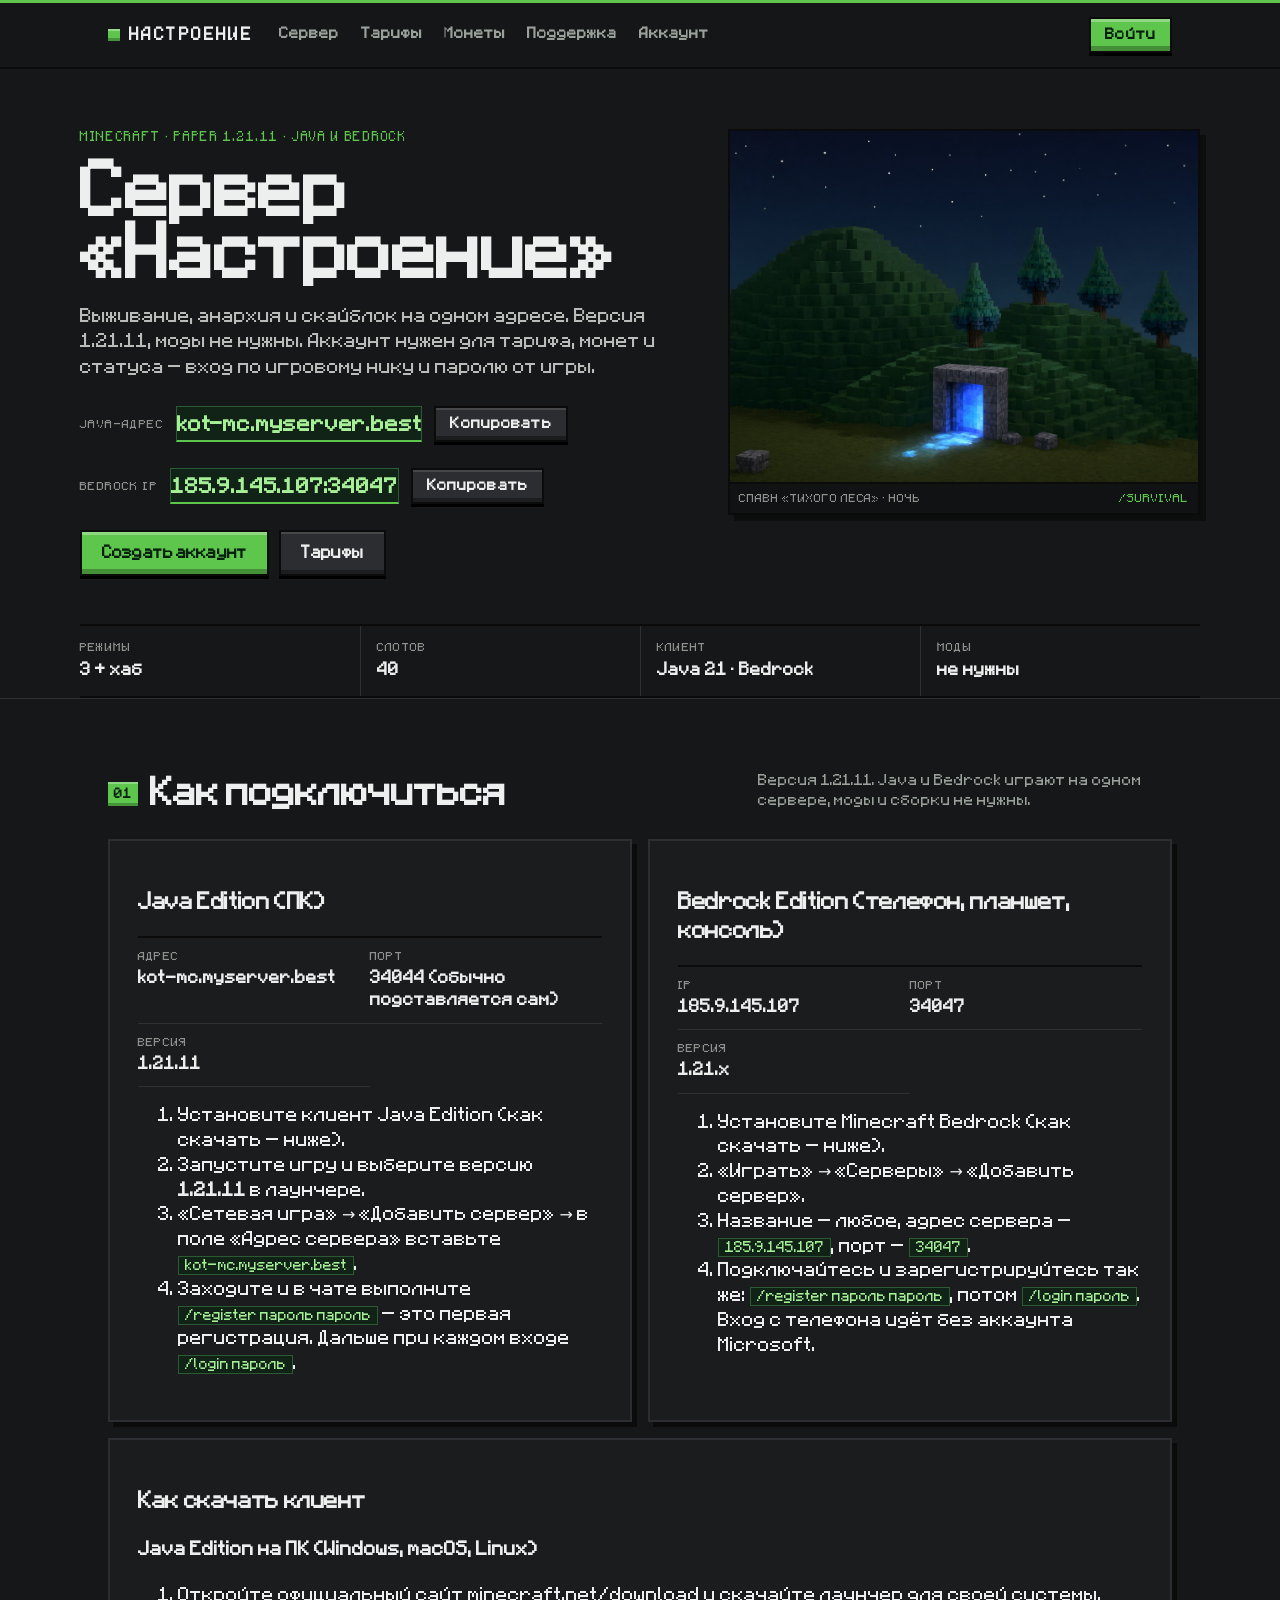
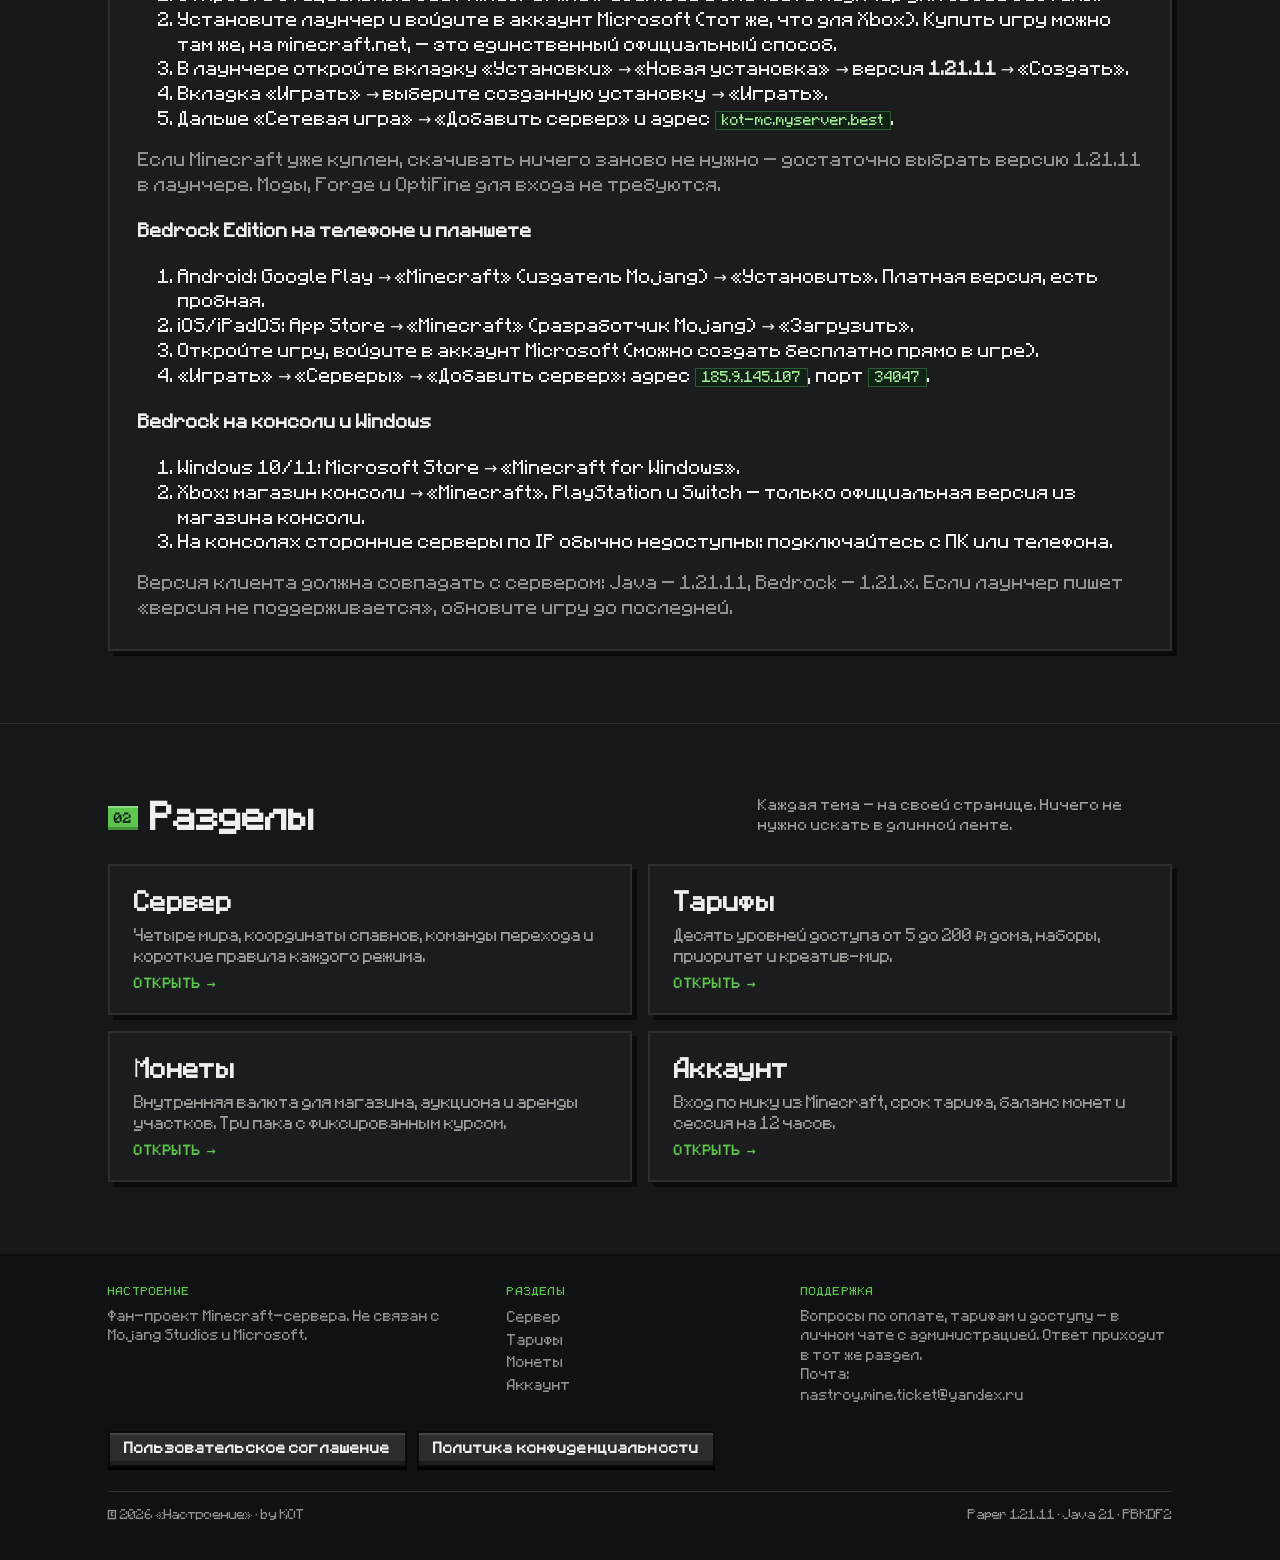
<file: docs/index.html>
<!doctype html>
<html lang="ru">
<head>
<meta charset="utf-8">
<meta name="viewport" content="width=device-width, initial-scale=1">
<meta name="color-scheme" content="dark">
<meta name="theme-color" content="#161718">
<title>Настроение — Minecraft-сервер</title>
<meta name="description" content="Сервер «Настроение» на Paper 1.21.11: выживание, анархия и скайблок. Тарифы от 5 до 200 ₽, монеты и аккаунт по нику из Minecraft.">
<link rel="icon" type="image/png" href="assets/icon.png">
<link rel="apple-touch-icon" href="assets/icon-256.png">
<link rel="stylesheet" href="assets/site.css">
</head>
<body data-page="home">

<header class="site-head">
  <div class="wrap head-in">
    <a class="brand" href="index.html"><i aria-hidden="true"></i>Настроение</a>
    <nav class="nav" aria-label="Разделы">
      <a href="server.html">Сервер</a>
      <a href="plans.html">Тарифы</a>
      <a href="coins.html">Монеты</a>
      <a href="support.html">Поддержка</a>
      <a href="account.html">Аккаунт</a>
    </nav>
    <div class="head-act" id="headerSlot">
      <a class="btn btn-sm" href="account.html">Войти</a>
    </div>
  </div>
</header>

<main id="top">
  <div class="wrap hero">
    <div class="hero-grid">
      <div class="hero-copy">
        <p class="kicker">Minecraft · Paper 1.21.11 · Java и Bedrock</p>
        <h1>Сервер «Настроение»</h1>
        <p class="lead">Выживание, анархия и скайблок на одном адресе. Версия 1.21.11, моды не нужны. Аккаунт нужен для тарифа, монет и статуса — вход по игровому нику и паролю от игры.</p>
        <div class="addr">
          <span class="addr-label">Java-адрес</span>
          <code>kot-mc.myserver.best</code>
          <button class="btn btn-ghost btn-sm" type="button" data-copy="kot-mc.myserver.best">Копировать</button>
        </div>
        <div class="addr">
          <span class="addr-label">Bedrock IP</span>
          <code>185.9.145.107:34047</code>
          <button class="btn btn-ghost btn-sm" type="button" data-copy="185.9.145.107:34047">Копировать</button>
        </div>
        <div class="hero-actions">
          <a class="btn" href="account.html" id="heroPrimary">Создать аккаунт</a>
          <a class="btn btn-ghost" href="plans.html">Тарифы</a>
        </div>
      </div>

      <figure class="shot">
        <img src="assets/hero.jpg" alt="Ночной блочный пейзаж: каменный портал со светящимся синим проёмом среди холмов и елей" width="2496" height="1664">
        <figcaption><span>Спавн «Тихого леса» · ночь</span><span>/survival</span></figcaption>
      </figure>
    </div>

    <div class="facts">
      <div><span class="k">Режимы</span><b>3 + хаб</b></div>
      <div><span class="k">Слотов</span><b>40</b></div>
      <div><span class="k">Клиент</span><b>Java 21 · Bedrock</b></div>
      <div><span class="k">Моды</span><b>не нужны</b></div>
    </div>
  </div>

  <section id="connect">
    <div class="wrap">
      <div class="sec-head">
        <div class="sec-title"><span class="sec-num">01</span><h2>Как подключиться</h2></div>
        <p class="sec-note">Версия 1.21.11. Java и Bedrock играют на одном сервере, моды и сборки не нужны.</p>
      </div>

      <div class="home-grid">
        <div class="panel">
          <h3>Java Edition (ПК)</h3>
          <dl class="dl">
            <div><dt>Адрес</dt><dd>kot-mc.myserver.best</dd></div>
            <div><dt>Порт</dt><dd>34044 (обычно подставляется сам)</dd></div>
            <div><dt>Версия</dt><dd>1.21.11</dd></div>
          </dl>
          <ol>
            <li>Установите клиент Java Edition (как скачать — ниже).</li>
            <li>Запустите игру и выберите версию <b>1.21.11</b> в лаунчере.</li>
            <li>«Сетевая игра» → «Добавить сервер» → в поле «Адрес сервера» вставьте <code>kot-mc.myserver.best</code>.</li>
            <li>Заходите и в чате выполните <code>/register пароль пароль</code> — это первая регистрация. Дальше при каждом входе <code>/login пароль</code>.</li>
          </ol>
        </div>

        <div class="panel">
          <h3>Bedrock Edition (телефон, планшет, консоль)</h3>
          <dl class="dl">
            <div><dt>IP</dt><dd>185.9.145.107</dd></div>
            <div><dt>Порт</dt><dd>34047</dd></div>
            <div><dt>Версия</dt><dd>1.21.x</dd></div>
          </dl>
          <ol>
            <li>Установите Minecraft Bedrock (как скачать — ниже).</li>
            <li>«Играть» → «Серверы» → «Добавить сервер».</li>
            <li>Название — любое, адрес сервера — <code>185.9.145.107</code>, порт — <code>34047</code>.</li>
            <li>Подключайтесь и зарегистрируйтесь так же: <code>/register пароль пароль</code>, потом <code>/login пароль</code>. Вход с телефона идёт без аккаунта Microsoft.</li>
          </ol>
        </div>
      </div>

      <div class="panel" style="margin-top:16px">
        <h3>Как скачать клиент</h3>

        <h4>Java Edition на ПК (Windows, macOS, Linux)</h4>
        <ol>
          <li>Откройте официальный сайт <a href="https://www.minecraft.net/ru-ru/download" rel="noopener" target="_blank">minecraft.net/download</a> и скачайте лаунчер для своей системы.</li>
          <li>Установите лаунчер и войдите в аккаунт Microsoft (тот же, что для Xbox). Купить игру можно там же, на minecraft.net, — это единственный официальный способ.</li>
          <li>В лаунчере откройте вкладку «Установки» → «Новая установка» → версия <b>1.21.11</b> → «Создать».</li>
          <li>Вкладка «Играть» → выберите созданную установку → «Играть».</li>
          <li>Дальше «Сетевая игра» → «Добавить сервер» и адрес <code>kot-mc.myserver.best</code>.</li>
        </ol>
        <p class="hint muted">Если Minecraft уже куплен, скачивать ничего заново не нужно — достаточно выбрать версию 1.21.11 в лаунчере. Моды, Forge и OptiFine для входа не требуются.</p>

        <h4>Bedrock Edition на телефоне и планшете</h4>
        <ol>
          <li>Android: Google Play → «Minecraft» (издатель Mojang) → «Установить». Платная версия, есть пробная.</li>
          <li>iOS/iPadOS: App Store → «Minecraft» (разработчик Mojang) → «Загрузить».</li>
          <li>Откройте игру, войдите в аккаунт Microsoft (можно создать бесплатно прямо в игре).</li>
          <li>«Играть» → «Серверы» → «Добавить сервер»: адрес <code>185.9.145.107</code>, порт <code>34047</code>.</li>
        </ol>

        <h4>Bedrock на консоли и Windows</h4>
        <ol>
          <li>Windows 10/11: Microsoft Store → «Minecraft for Windows».</li>
          <li>Xbox: магазин консоли → «Minecraft». PlayStation и Switch — только официальная версия из магазина консоли.</li>
          <li>На консолях сторонние серверы по IP обычно недоступны: подключайтесь с ПК или телефона.</li>
        </ol>

        <p class="hint muted">Версия клиента должна совпадать с сервером: Java — 1.21.11, Bedrock — 1.21.x. Если лаунчер пишет «версия не поддерживается», обновите игру до последней.</p>
      </div>
    </div>
  </section>

  <section id="sections">
    <div class="wrap">
      <div class="sec-head">
        <div class="sec-title"><span class="sec-num">02</span><h2>Разделы</h2></div>
        <p class="sec-note">Каждая тема — на своей странице. Ничего не нужно искать в длинной ленте.</p>
      </div>

      <div class="home-grid">
        <a class="home-card" href="server.html">
          <h2>Сервер</h2>
          <p>Четыре мира, координаты спавнов, команды перехода и короткие правила каждого режима.</p>
          <span class="go">Открыть →</span>
        </a>
        <a class="home-card" href="plans.html">
          <h2>Тарифы</h2>
          <p>Десять уровней доступа от 5 до 200 ₽: дома, наборы, приоритет и креатив-мир.</p>
          <span class="go">Открыть →</span>
        </a>
        <a class="home-card" href="coins.html">
          <h2>Монеты</h2>
          <p>Внутренняя валюта для магазина, аукциона и аренды участков. Три пака с фиксированным курсом.</p>
          <span class="go">Открыть →</span>
        </a>
        <a class="home-card" href="account.html">
          <h2>Аккаунт</h2>
          <p>Вход по нику из Minecraft, срок тарифа, баланс монет и сессия на 12 часов.</p>
          <span class="go">Открыть →</span>
        </a>
      </div>
    </div>
  </section>
</main>

<footer class="footer">
  <div class="wrap">
    <div class="foot-grid">
      <div>
        <h4>Настроение</h4>
        <p>Фан-проект Minecraft-сервера. Не связан с Mojang Studios и Microsoft.</p>
      </div>
      <div>
        <h4>Разделы</h4>
        <a href="server.html">Сервер</a>
        <a href="plans.html">Тарифы</a>
        <a href="coins.html">Монеты</a>
        <a href="account.html">Аккаунт</a>
      </div>
      <div>
        <h4>Поддержка</h4>
        <p>Вопросы по оплате, тарифам и доступу — в личном чате с администрацией. Ответ приходит в тот же раздел.</p>
        <p>Почта: <a href="mailto:nastroy.mine.ticket@yandex.ru">nastroy.mine.ticket@yandex.ru</a></p>
      </div>
    </div>
    <div class="foot-docs">
      <a class="btn btn-ghost btn-sm" href="terms.html">Пользовательское соглашение</a>
      <a class="btn btn-ghost btn-sm" href="privacy.html">Политика конфиденциальности</a>
    </div>
    <div class="foot-bottom">
      <span>© 2026 «Настроение» · by KOT</span>
      <span>Paper 1.21.11 · Java 21 · PBKDF2</span>
    </div>
  </div>
</footer>

<script src="assets/avatar.js"></script>
<script src="assets/site.js"></script>
</body>
</html>
</file>
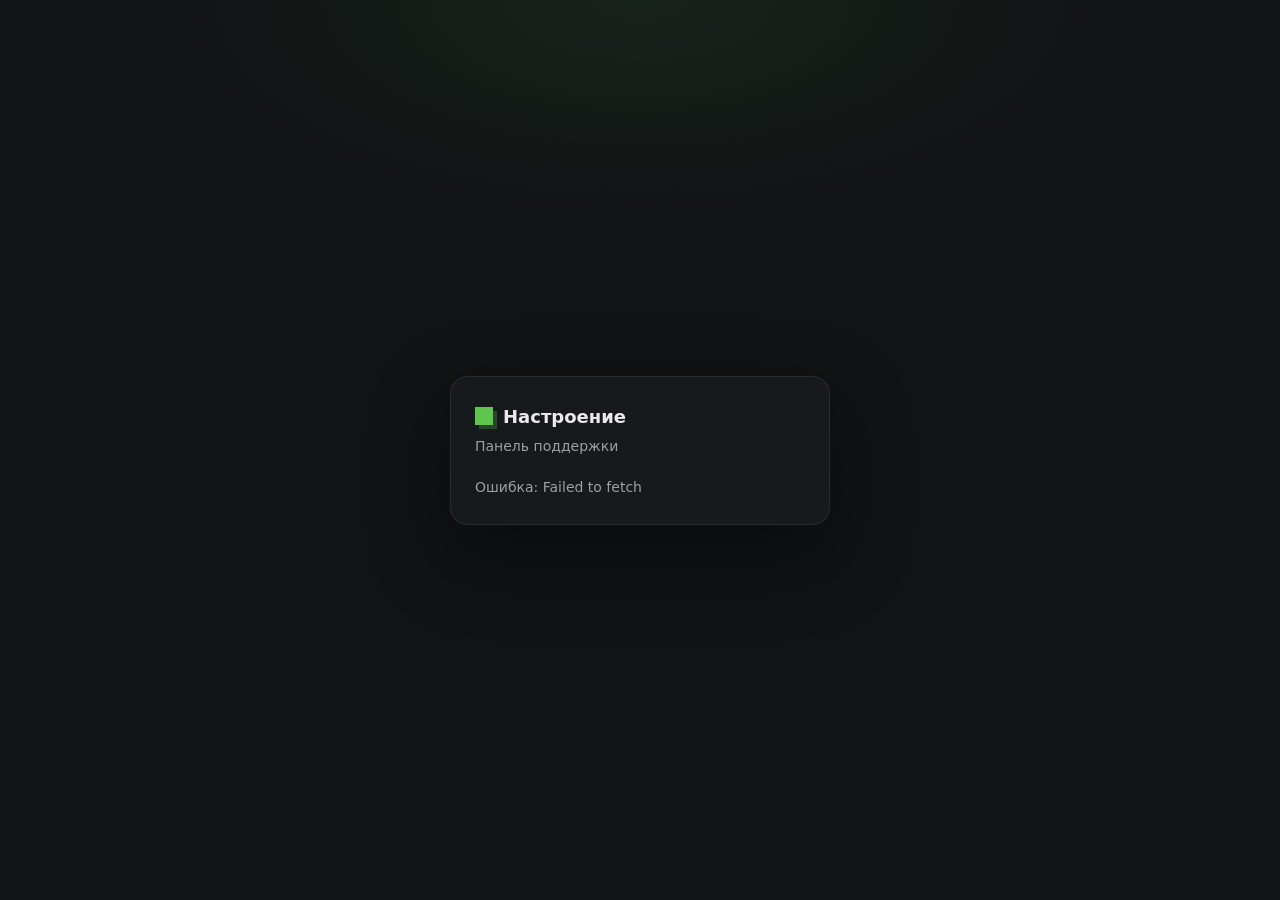
<file: docs/admin/index.html>
<!doctype html>
<html lang="ru">
<head>
<meta charset="utf-8">
<meta name="viewport" content="width=device-width, initial-scale=1">
<meta name="color-scheme" content="dark">
<meta name="theme-color" content="#111315">
<title>Поддержка · панель — Настроение</title>
<meta name="description" content="Панель поддержки сервера «Настроение»: заявки, статистика и модераторы.">
<link rel="icon" href="data:image/svg+xml,%3Csvg xmlns='http://www.w3.org/2000/svg' viewBox='0 0 16 16'%3E%3Crect width='16' height='16' fill='%23111315'/%3E%3Crect x='3' y='3' width='10' height='10' fill='%235ec64d'/%3E%3C/svg%3E">
<link rel="stylesheet" href="admin.css">
</head>
<body>

<div class="auth-wrap" id="bootView">
  <div class="auth-card">
    <div class="auth-logo"><i aria-hidden="true"></i>Настроение</div>
    <p class="auth-sub">Панель поддержки</p>
    <p class="auth-note" id="bootMsg">Проверяю подключение…</p>
  </div>
</div>

<div class="auth-wrap" id="setupView" hidden>
  <form class="auth-card" id="setupForm" novalidate>
    <div class="auth-logo"><i aria-hidden="true"></i>Настроение</div>
    <p class="auth-sub">Первый запуск: создать владельца</p>
    <label class="field">
      <span>Имя, которое увидят игроки</span>
      <input id="setupName" type="text" maxlength="40" placeholder="Михаил" required>
    </label>
    <label class="field">
      <span>Логин для входа</span>
      <input id="setupLogin" type="text" maxlength="24" autocapitalize="off" spellcheck="false" placeholder="mihail" required>
    </label>
    <label class="field">
      <span>Пароль (от 8 символов)</span>
      <input id="setupPass" type="password" maxlength="64" autocomplete="new-password" required>
    </label>
    <p class="form-msg" id="setupMsg" role="status" aria-live="polite" hidden></p>
    <button class="btn" type="submit">Создать и войти</button>
  </form>
</div>

<div class="auth-wrap" id="loginView" hidden>
  <form class="auth-card" id="loginForm" novalidate>
    <div class="auth-logo"><i aria-hidden="true"></i>Настроение</div>
    <p class="auth-sub">Панель поддержки</p>
    <label class="field">
      <span>Логин</span>
      <input id="loginLogin" type="text" maxlength="24" autocapitalize="off" spellcheck="false" autocomplete="username" required>
    </label>
    <label class="field">
      <span>Пароль</span>
      <input id="loginPass" type="password" maxlength="64" autocomplete="current-password" required>
    </label>
    <p class="form-msg" id="loginMsg" role="status" aria-live="polite" hidden></p>
    <button class="btn" type="submit">Войти</button>
  </form>
</div>

<div class="app" id="appView" hidden>
  <aside class="side">
    <div class="side-brand"><i aria-hidden="true"></i><span>Настроение<small>поддержка</small></span></div>
    <nav class="side-nav" id="sideNav">
      <button type="button" data-tab="tickets" class="active">Заявки <b id="navCount" hidden>0</b></button>
      <button type="button" data-tab="stats">Статистика</button>
      <button type="button" data-tab="staff">Модераторы</button>
    </nav>
    <div class="side-user">
      <div class="side-ava" id="meAva">?</div>
      <div class="side-me">
        <b id="meName">—</b>
        <span id="meRole">—</span>
      </div>
      <button class="icon-btn" type="button" id="logoutBtn" title="Выйти">⎋</button>
    </div>
  </aside>

  <main class="main">
    <section class="tab active" id="tab-tickets">
      <div class="tab-head">
        <div>
          <h1>Заявки</h1>
          <p>Чат поддержки: у каждого аккаунта своя переписка.</p>
        </div>
        <div class="filters" id="filters">
          <button type="button" data-status="" class="active">Все</button>
          <button type="button" data-status="open">Открытые</button>
          <button type="button" data-status="claimed">В работе</button>
          <button type="button" data-status="closed">Закрытые</button>
        </div>
      </div>

      <div class="tickets-grid">
        <div class="tickets-list" id="ticketsList"></div>
        <div class="ticket-pane" id="ticketPane">
          <div class="pane-empty">Выбери заявку слева</div>
        </div>
      </div>
    </section>

    <section class="tab" id="tab-stats">
      <div class="tab-head">
        <div>
          <h1>Статистика</h1>
          <p>Нагрузка на поддержку и работа модераторов.</p>
        </div>
        <button class="btn btn-sm" type="button" id="statsRefresh">Обновить</button>
      </div>
      <div class="cards" id="statCards"></div>
      <div class="panel-box">
        <h2>Команда</h2>
        <div class="table-wrap">
          <table class="table" id="statTeam"></table>
        </div>
      </div>
    </section>

    <section class="tab" id="tab-staff">
      <div class="tab-head">
        <div>
          <h1>Модераторы</h1>
          <p>Аккаунты поддержки: имя видно игрокам в чате.</p>
        </div>
      </div>

      <div class="staff-layout">
        <form class="panel-box" id="staffForm" novalidate>
          <h2>Новый сотрудник</h2>
          <label class="field">
            <span>Имя в чате</span>
            <input id="staffName" type="text" maxlength="40" placeholder="Михаил" required>
          </label>
          <label class="field">
            <span>Логин</span>
            <input id="staffLogin" type="text" maxlength="24" autocapitalize="off" spellcheck="false" placeholder="mihail" required>
          </label>
          <label class="field">
            <span>Пароль (от 8 символов)</span>
            <input id="staffPass" type="password" maxlength="64" autocomplete="new-password" required>
          </label>
          <label class="field">
            <span>Роль</span>
            <select id="staffRole">
              <option value="moderator">Модератор</option>
              <option value="admin">Админ</option>
            </select>
          </label>
          <p class="form-msg" id="staffMsg" role="status" aria-live="polite" hidden></p>
          <button class="btn" type="submit">Создать аккаунт</button>
        </form>

        <div class="panel-box">
          <h2>Сотрудники</h2>
          <div class="table-wrap">
            <table class="table" id="staffList"></table>
          </div>
        </div>
      </div>
    </section>
  </main>
</div>

<div class="toast" id="toast" hidden></div>

<script src="admin.js"></script>
</body>
</html>
</file>
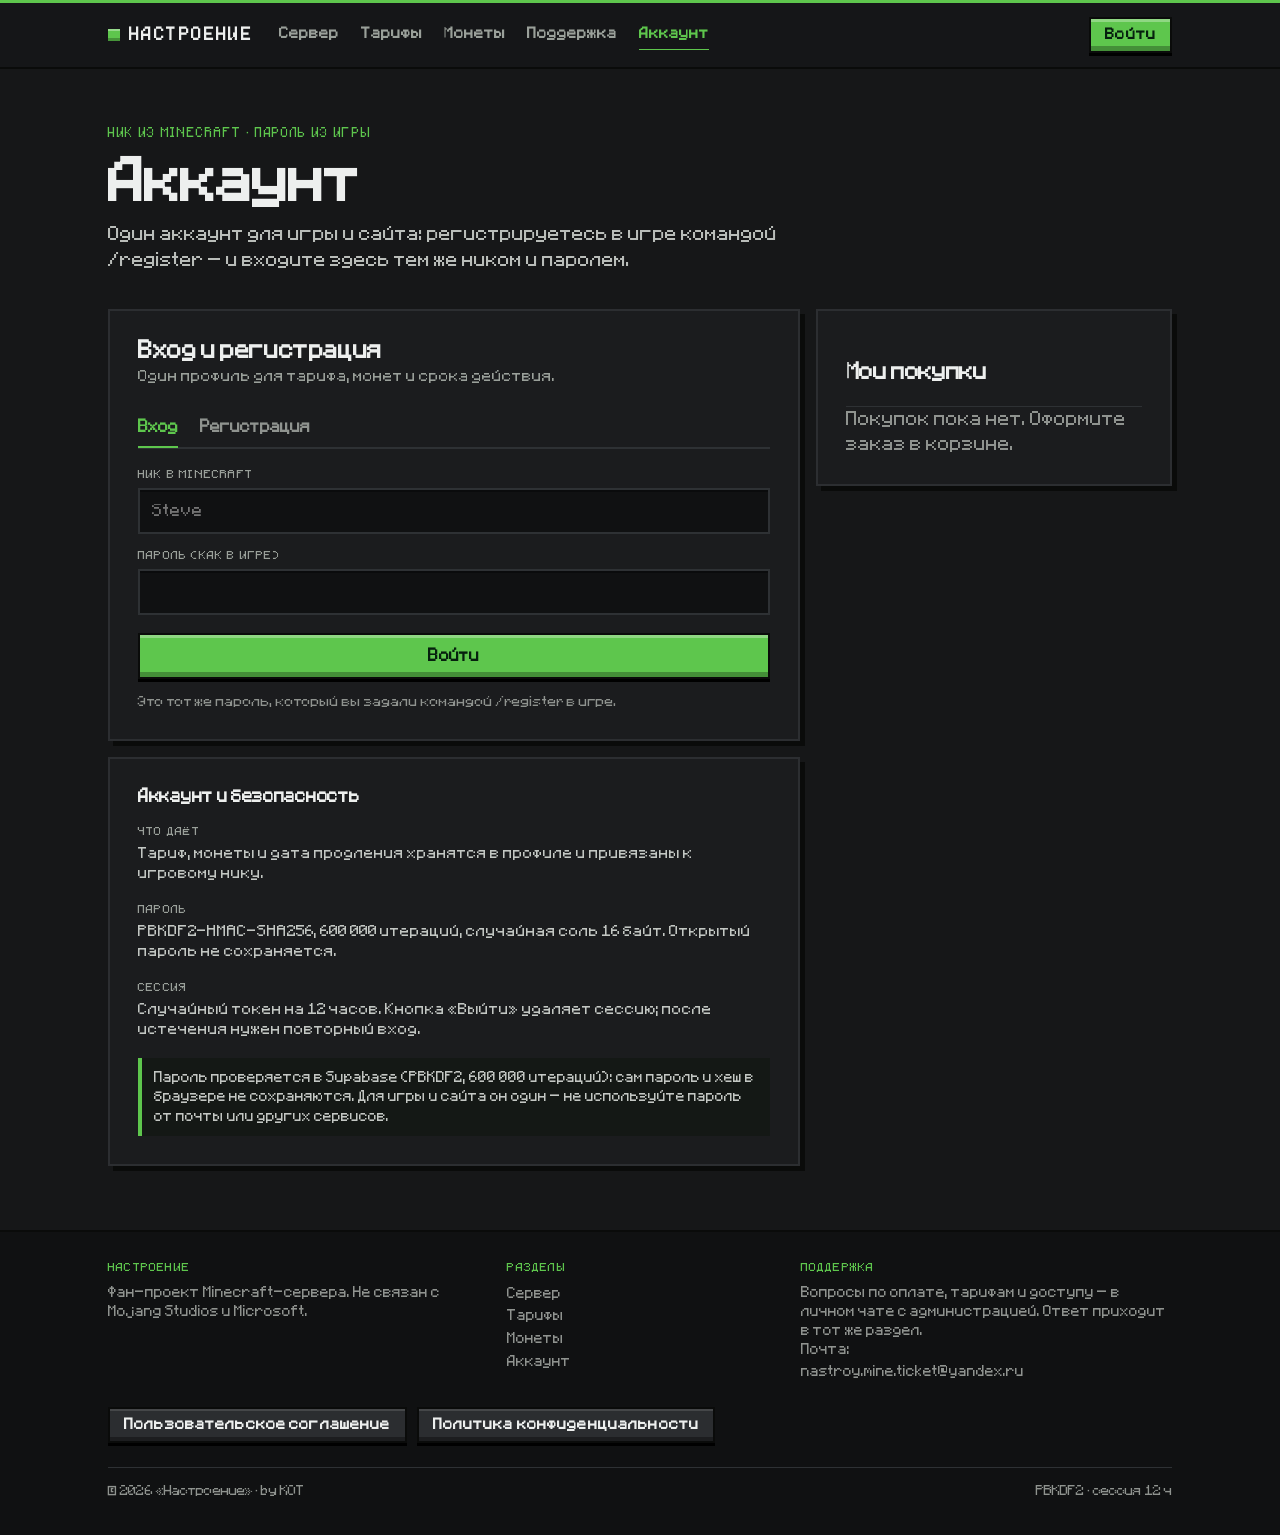
<file: docs/account.html>
<!doctype html>
<html lang="ru">
<head>
<meta charset="utf-8">
<meta name="viewport" content="width=device-width, initial-scale=1">
<meta name="color-scheme" content="dark">
<meta name="theme-color" content="#161718">
<title>Аккаунт — Настроение</title>
<meta name="description" content="Вход и регистрация на сервере «Настроение»: ник из Minecraft, отдельный пароль сайта, тариф и баланс монет в профиле.">
<link rel="icon" type="image/png" href="assets/icon.png">
<link rel="apple-touch-icon" href="assets/icon-256.png">
<link rel="stylesheet" href="assets/site.css">
</head>
<body data-page="account">

<header class="site-head">
  <div class="wrap head-in">
    <a class="brand" href="index.html"><i aria-hidden="true"></i>Настроение</a>
    <nav class="nav" aria-label="Разделы">
      <a href="server.html">Сервер</a>
      <a href="plans.html">Тарифы</a>
      <a href="coins.html">Монеты</a>
      <a href="support.html">Поддержка</a>
      <a href="account.html" aria-current="page">Аккаунт</a>
    </nav>
    <div class="head-act" id="headerSlot">
      <a class="btn btn-sm" href="account.html">Войти</a>
    </div>
  </div>
</header>

<main id="top">
  <div class="wrap page-head">
    <p class="kicker">Ник из Minecraft · пароль из игры</p>
    <h1>Аккаунт</h1>
    <p class="lead">Один аккаунт для игры и сайта: регистрируетесь в игре командой /register — и входите здесь тем же ником и паролем.</p>
  </div>

  <section class="page-body">
    <div class="wrap">
      <div class="account-grid">
        <div class="panel auth-card">
          <div class="auth-head">
            <h3>Вход и регистрация</h3>
            <p>Один профиль для тарифа, монет и срока действия.</p>
          </div>

          <div class="tabs" id="authTabs" role="tablist" aria-label="Вход и регистрация">
            <button type="button" role="tab" id="tabLogin" aria-selected="true" aria-controls="loginForm">Вход</button>
            <button type="button" role="tab" id="tabRegister" aria-selected="false" aria-controls="registerForm">Регистрация</button>
          </div>

          <p class="form-msg" id="authMsg" role="status" aria-live="polite" hidden></p>

          <form class="auth-form" id="loginForm" role="tabpanel" aria-labelledby="tabLogin" novalidate>
            <div class="field">
              <label for="loginNick">Ник в Minecraft</label>
              <input id="loginNick" name="nick" type="text" autocomplete="username" autocapitalize="off" spellcheck="false" maxlength="16" placeholder="Steve" required>
            </div>
            <div class="field">
              <label for="loginPass">Пароль (как в игре)</label>
              <input id="loginPass" name="password" type="password" autocomplete="current-password" maxlength="128" required>
            </div>
            <button class="btn btn-block" type="submit" id="loginSubmit">Войти</button>
            <p class="hint muted" style="font-size:11.5px;line-height:1.5">Это тот же пароль, который вы задали командой /register в игре.</p>
          </form>

          <form class="auth-form" id="registerForm" role="tabpanel" aria-labelledby="tabRegister" hidden novalidate>
            <div class="form-row">
              <div class="field">
                <label for="regNick">Ник в Minecraft</label>
                <input id="regNick" name="nick" type="text" autocomplete="username" autocapitalize="off" spellcheck="false" maxlength="16" placeholder="Steve" required>
                <span class="hint">3–16 символов: латиница, цифры, «_».</span>
              </div>
              <div class="field">
                <label for="regEmail">Email <span class="muted">(необязательно)</span></label>
                <input id="regEmail" name="email" type="email" autocomplete="email" spellcheck="false" maxlength="120" placeholder="you@example.com">
                <span class="hint">Нужен для восстановления доступа.</span>
              </div>
            </div>
            <div class="form-row">
              <div class="field">
                <label for="regPass">Пароль</label>
                <input id="regPass" name="new-password" type="password" autocomplete="new-password" maxlength="128" required>
                <span class="hint">6–64 символа, как в игре.</span>
              </div>
              <div class="field">
                <label for="regPass2">Повтор пароля</label>
                <input id="regPass2" name="new-password" type="password" autocomplete="new-password" maxlength="128" required>
              </div>
            </div>
            <button class="btn btn-block" type="submit" id="regSubmit">Создать аккаунт</button>
            <p class="hint muted" style="font-size:11.5px;line-height:1.5">Аккаунт общий с игрой: регистрация здесь сразу действует и на сервере.</p>
          </form>

          <div class="profile" id="profile" hidden>
            <div class="profile-head">
              <div class="avatar" id="profileAvatar" aria-hidden="true">N</div>
              <div class="who">
                <p class="eyebrow">Игровой аккаунт</p>
                <h3 id="profileNick">—</h3>
                <p class="mail" id="profileEmail">—</p>
              </div>
              <span class="plan-badge" id="profilePlan">Базовый</span>
            </div>

            <p class="form-msg" id="profileMsg" role="status" aria-live="polite" hidden></p>

            <dl class="dl">
              <div><dt>Монеты</dt><dd id="profileCoins">0</dd></div>
              <div><dt>Тариф до</dt><dd id="profileUntil">—</dd></div>
              <div><dt>Создан</dt><dd id="profileCreated">—</dd></div>
              <div><dt>Сессия до</dt><dd id="sessionUntil">—</dd></div>
            </dl>

            <div class="profile-actions">
              <button class="btn btn-ghost btn-sm" type="button" id="renewBtn">Продлить тариф</button>
              <a class="btn btn-ghost btn-sm" href="coins.html">Пополнить монеты</a>
              <a class="btn btn-ghost btn-sm" href="plans.html">Выбрать тариф</a>
              <button class="btn btn-ghost btn-sm" type="button" id="logoutBtn">Выйти</button>
            </div>
          </div>

          <noscript><p class="form-msg error">Для входа нужен JavaScript.</p></noscript>
        </div>

        <div class="panel" id="purchases">
          <h3>Мои покупки</h3>
          <div class="purchase-list" id="purchaseList"></div>
          <p class="muted" id="purchasesEmpty">Покупок пока нет. Оформите заказ в <a href="cart.html">корзине</a>.</p>
        </div>

        <aside class="panel info">
          <h3>Аккаунт и безопасность</h3>
          <h4>Что даёт</h4>
          <p>Тариф, монеты и дата продления хранятся в профиле и привязаны к игровому нику.</p>
          <h4>Пароль</h4>
          <p>PBKDF2-HMAC-SHA256, 600 000 итераций, случайная соль 16 байт. Открытый пароль не сохраняется.</p>
          <h4>Сессия</h4>
          <p>Случайный токен на 12 часов. Кнопка «Выйти» удаляет сессию; после истечения нужен повторный вход.</p>
          <div class="warn">Пароль проверяется в Supabase (PBKDF2, 600 000 итераций): сам пароль и хеш в браузере не сохраняются. Для игры и сайта он один — не используйте пароль от почты или других сервисов.</div>
        </aside>
      </div>
    </div>
  </section>
</main>

<footer class="footer">
  <div class="wrap">
    <div class="foot-grid">
      <div>
        <h4>Настроение</h4>
        <p>Фан-проект Minecraft-сервера. Не связан с Mojang Studios и Microsoft.</p>
      </div>
      <div>
        <h4>Разделы</h4>
        <a href="server.html">Сервер</a>
        <a href="plans.html">Тарифы</a>
        <a href="coins.html">Монеты</a>
        <a href="account.html">Аккаунт</a>
      </div>
      <div>
        <h4>Поддержка</h4>
        <p>Вопросы по оплате, тарифам и доступу — в личном чате с администрацией. Ответ приходит в тот же раздел.</p>
        <p>Почта: <a href="mailto:nastroy.mine.ticket@yandex.ru">nastroy.mine.ticket@yandex.ru</a></p>
      </div>
    </div>
    <div class="foot-docs">
      <a class="btn btn-ghost btn-sm" href="terms.html">Пользовательское соглашение</a>
      <a class="btn btn-ghost btn-sm" href="privacy.html">Политика конфиденциальности</a>
    </div>
    <div class="foot-bottom">
      <span>© 2026 «Настроение» · by KOT</span>
      <span>PBKDF2 · сессия 12 ч</span>
    </div>
  </div>
</footer>

<script src="assets/avatar.js"></script>
<script src="assets/site.js"></script>
</body>
</html>
</file>
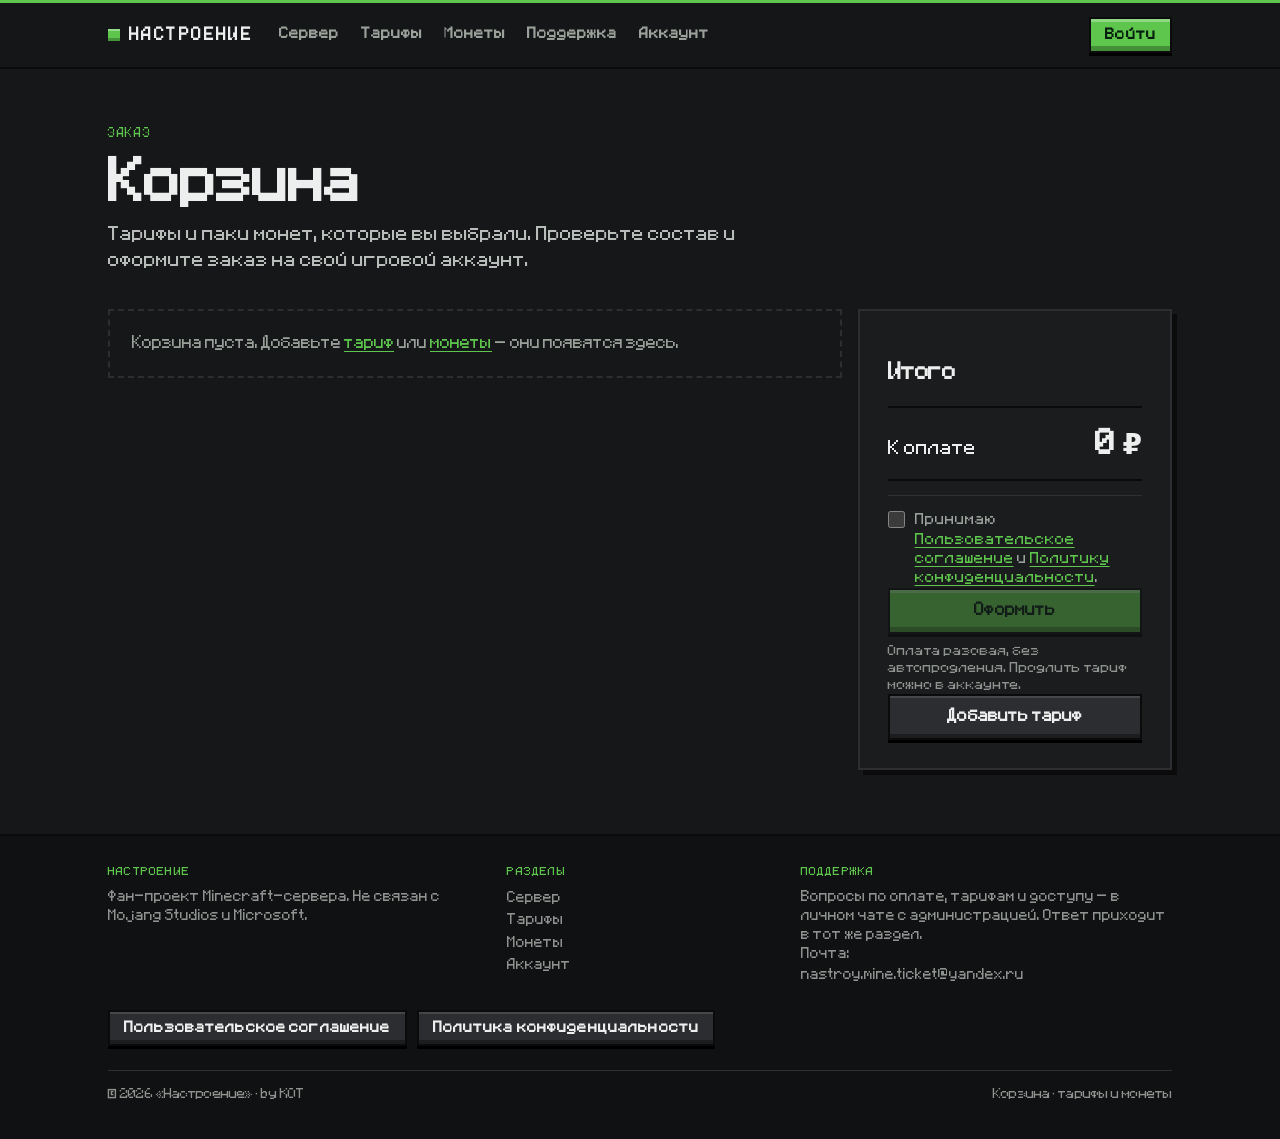
<file: docs/cart.html>
<!doctype html>
<html lang="ru">
<head>
<meta charset="utf-8">
<meta name="viewport" content="width=device-width, initial-scale=1">
<meta name="color-scheme" content="dark">
<meta name="theme-color" content="#161718">
<title>Корзина — Настроение</title>
<meta name="description" content="Корзина тарифов и монет сервера «Настроение»: проверьте состав заказа и оформите покупку на свой игровой аккаунт.">
<link rel="icon" type="image/png" href="assets/icon.png">
<link rel="apple-touch-icon" href="assets/icon-256.png">
<link rel="stylesheet" href="assets/site.css">
</head>
<body data-page="cart">

<header class="site-head">
  <div class="wrap head-in">
    <a class="brand" href="index.html"><i aria-hidden="true"></i>Настроение</a>
    <nav class="nav" aria-label="Разделы">
      <a href="server.html">Сервер</a>
      <a href="plans.html">Тарифы</a>
      <a href="coins.html">Монеты</a>
      <a href="support.html">Поддержка</a>
      <a href="account.html">Аккаунт</a>
    </nav>
    <div class="head-act" id="headerSlot">
      <a class="btn btn-sm" href="account.html">Войти</a>
    </div>
  </div>
</header>

<main id="top">
  <div class="wrap page-head">
    <p class="kicker">Заказ</p>
    <h1>Корзина</h1>
    <p class="lead">Тарифы и паки монет, которые вы выбрали. Проверьте состав и оформите заказ на свой игровой аккаунт.</p>
  </div>

  <section class="page-body">
    <div class="wrap">
      <p class="form-msg" id="cartMsg" role="status" aria-live="polite" hidden></p>

      <div class="cart-grid">
        <div>
          <div class="cart-list" id="cartList"></div>
          <div class="cart-empty" id="cartEmpty">
            Корзина пуста. Добавьте <a href="plans.html">тариф</a> или <a href="coins.html">монеты</a> — они появятся здесь.
          </div>
        </div>

        <aside class="panel cart-summary">
          <h3>Итого</h3>
          <div class="cart-total"><span>К оплате</span><b id="cartTotal">0 ₽</b></div>

          <div class="consent-field">
            <label class="consent">
              <input type="checkbox" id="cartConsent">
              <span>Принимаю <a href="terms.html" target="_blank" rel="noopener">Пользовательское соглашение</a> и <a href="privacy.html" target="_blank" rel="noopener">Политику конфиденциальности</a>.</span>
            </label>
          </div>

          <button class="btn btn-block" type="button" id="checkoutBtn" disabled>Оформить</button>
          <p class="muted" style="font-size:11.5px;line-height:1.5;margin-top:8px">Оплата разовая, без автопродления. Продлить тариф можно в аккаунте.</p>
          <a class="btn btn-ghost btn-block" href="plans.html">Добавить тариф</a>
        </aside>
      </div>
    </div>
  </section>
</main>

<footer class="footer">
  <div class="wrap">
    <div class="foot-grid">
      <div>
        <h4>Настроение</h4>
        <p>Фан-проект Minecraft-сервера. Не связан с Mojang Studios и Microsoft.</p>
      </div>
      <div>
        <h4>Разделы</h4>
        <a href="server.html">Сервер</a>
        <a href="plans.html">Тарифы</a>
        <a href="coins.html">Монеты</a>
        <a href="account.html">Аккаунт</a>
      </div>
      <div>
        <h4>Поддержка</h4>
        <p>Вопросы по оплате, тарифам и доступу — в личном чате с администрацией. Ответ приходит в тот же раздел.</p>
        <p>Почта: <a href="mailto:nastroy.mine.ticket@yandex.ru">nastroy.mine.ticket@yandex.ru</a></p>
      </div>
    </div>
    <div class="foot-docs">
      <a class="btn btn-ghost btn-sm" href="terms.html">Пользовательское соглашение</a>
      <a class="btn btn-ghost btn-sm" href="privacy.html">Политика конфиденциальности</a>
    </div>
    <div class="foot-bottom">
      <span>© 2026 «Настроение» · by KOT</span>
      <span>Корзина · тарифы и монеты</span>
    </div>
  </div>
</footer>

<script src="assets/avatar.js"></script>
<script src="assets/site.js"></script>
</body>
</html>
</file>
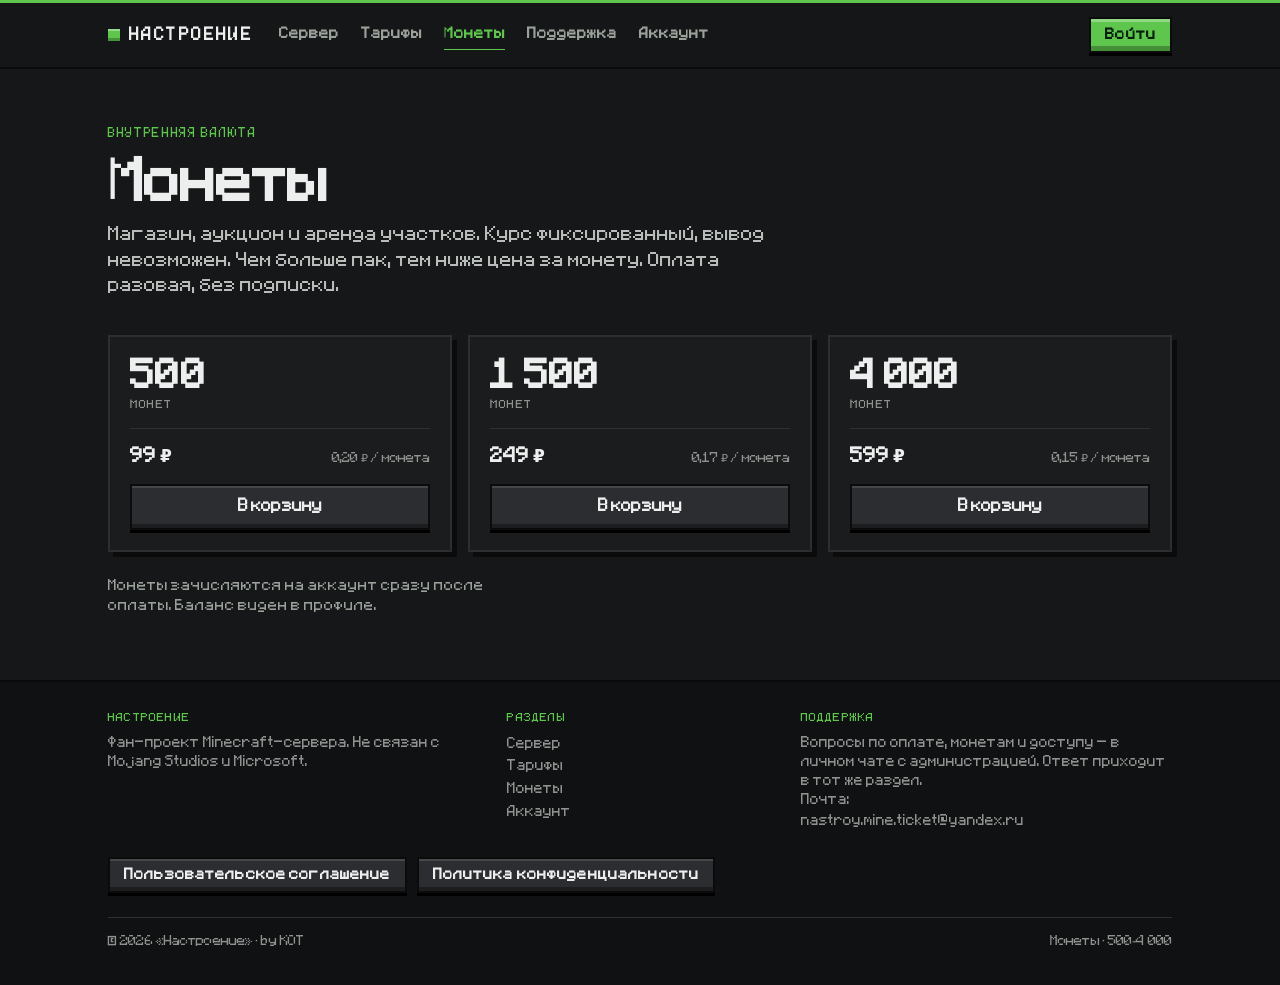
<file: docs/coins.html>
<!doctype html>
<html lang="ru">
<head>
<meta charset="utf-8">
<meta name="viewport" content="width=device-width, initial-scale=1">
<meta name="color-scheme" content="dark">
<meta name="theme-color" content="#161718">
<title>Монеты — Настроение</title>
<meta name="description" content="Монеты сервера «Настроение»: паки 500, 1 500 и 4 000 монет для магазина, аукциона и аренды участков.">
<link rel="icon" type="image/png" href="assets/icon.png">
<link rel="apple-touch-icon" href="assets/icon-256.png">
<link rel="stylesheet" href="assets/site.css">
</head>
<body data-page="coins">

<header class="site-head">
  <div class="wrap head-in">
    <a class="brand" href="index.html"><i aria-hidden="true"></i>Настроение</a>
    <nav class="nav" aria-label="Разделы">
      <a href="server.html">Сервер</a>
      <a href="plans.html">Тарифы</a>
      <a href="coins.html" aria-current="page">Монеты</a>
      <a href="support.html">Поддержка</a>
      <a href="account.html">Аккаунт</a>
    </nav>
    <div class="head-act" id="headerSlot">
      <a class="btn btn-sm" href="account.html">Войти</a>
    </div>
  </div>
</header>

<main id="top">
  <div class="wrap page-head">
    <p class="kicker">Внутренняя валюта</p>
    <h1>Монеты</h1>
    <p class="lead">Магазин, аукцион и аренда участков. Курс фиксированный, вывод невозможен. Чем больше пак, тем ниже цена за монету. Оплата разовая, без подписки.</p>
  </div>

  <section class="page-body">
    <div class="wrap">
      <p class="form-msg" id="coinMsg" role="status" aria-live="polite" hidden></p>

      <div class="packs">
        <article class="pack">
          <div class="amount">500</div>
          <div class="unit">монет</div>
          <div class="coin-price"><b>99 ₽</b><span class="rate">0,20 ₽ / монета</span></div>
          <button class="btn btn-ghost" type="button" data-coins="500">В корзину</button>
        </article>
        <article class="pack">
          <div class="amount">1 500</div>
          <div class="unit">монет</div>
          <div class="coin-price"><b>249 ₽</b><span class="rate">0,17 ₽ / монета</span></div>
          <button class="btn btn-ghost" type="button" data-coins="1500">В корзину</button>
        </article>
        <article class="pack">
          <div class="amount">4 000</div>
          <div class="unit">монет</div>
          <div class="coin-price"><b>599 ₽</b><span class="rate">0,15 ₽ / монета</span></div>
          <button class="btn btn-ghost" type="button" data-coins="4000">В корзину</button>
        </article>
      </div>

      <p class="sec-note" style="margin-top:24px">Монеты зачисляются на аккаунт сразу после оплаты. Баланс виден в профиле.</p>
    </div>
  </section>
</main>

<footer class="footer">
  <div class="wrap">
    <div class="foot-grid">
      <div>
        <h4>Настроение</h4>
        <p>Фан-проект Minecraft-сервера. Не связан с Mojang Studios и Microsoft.</p>
      </div>
      <div>
        <h4>Разделы</h4>
        <a href="server.html">Сервер</a>
        <a href="plans.html">Тарифы</a>
        <a href="coins.html">Монеты</a>
        <a href="account.html">Аккаунт</a>
      </div>
      <div>
        <h4>Поддержка</h4>
        <p>Вопросы по оплате, монетам и доступу — в личном чате с администрацией. Ответ приходит в тот же раздел.</p>
        <p>Почта: <a href="mailto:nastroy.mine.ticket@yandex.ru">nastroy.mine.ticket@yandex.ru</a></p>
      </div>
    </div>
    <div class="foot-docs">
      <a class="btn btn-ghost btn-sm" href="terms.html">Пользовательское соглашение</a>
      <a class="btn btn-ghost btn-sm" href="privacy.html">Политика конфиденциальности</a>
    </div>
    <div class="foot-bottom">
      <span>© 2026 «Настроение» · by KOT</span>
      <span>Монеты · 500–4 000</span>
    </div>
  </div>
</footer>

<script src="assets/avatar.js"></script>
<script src="assets/site.js"></script>
</body>
</html>
</file>
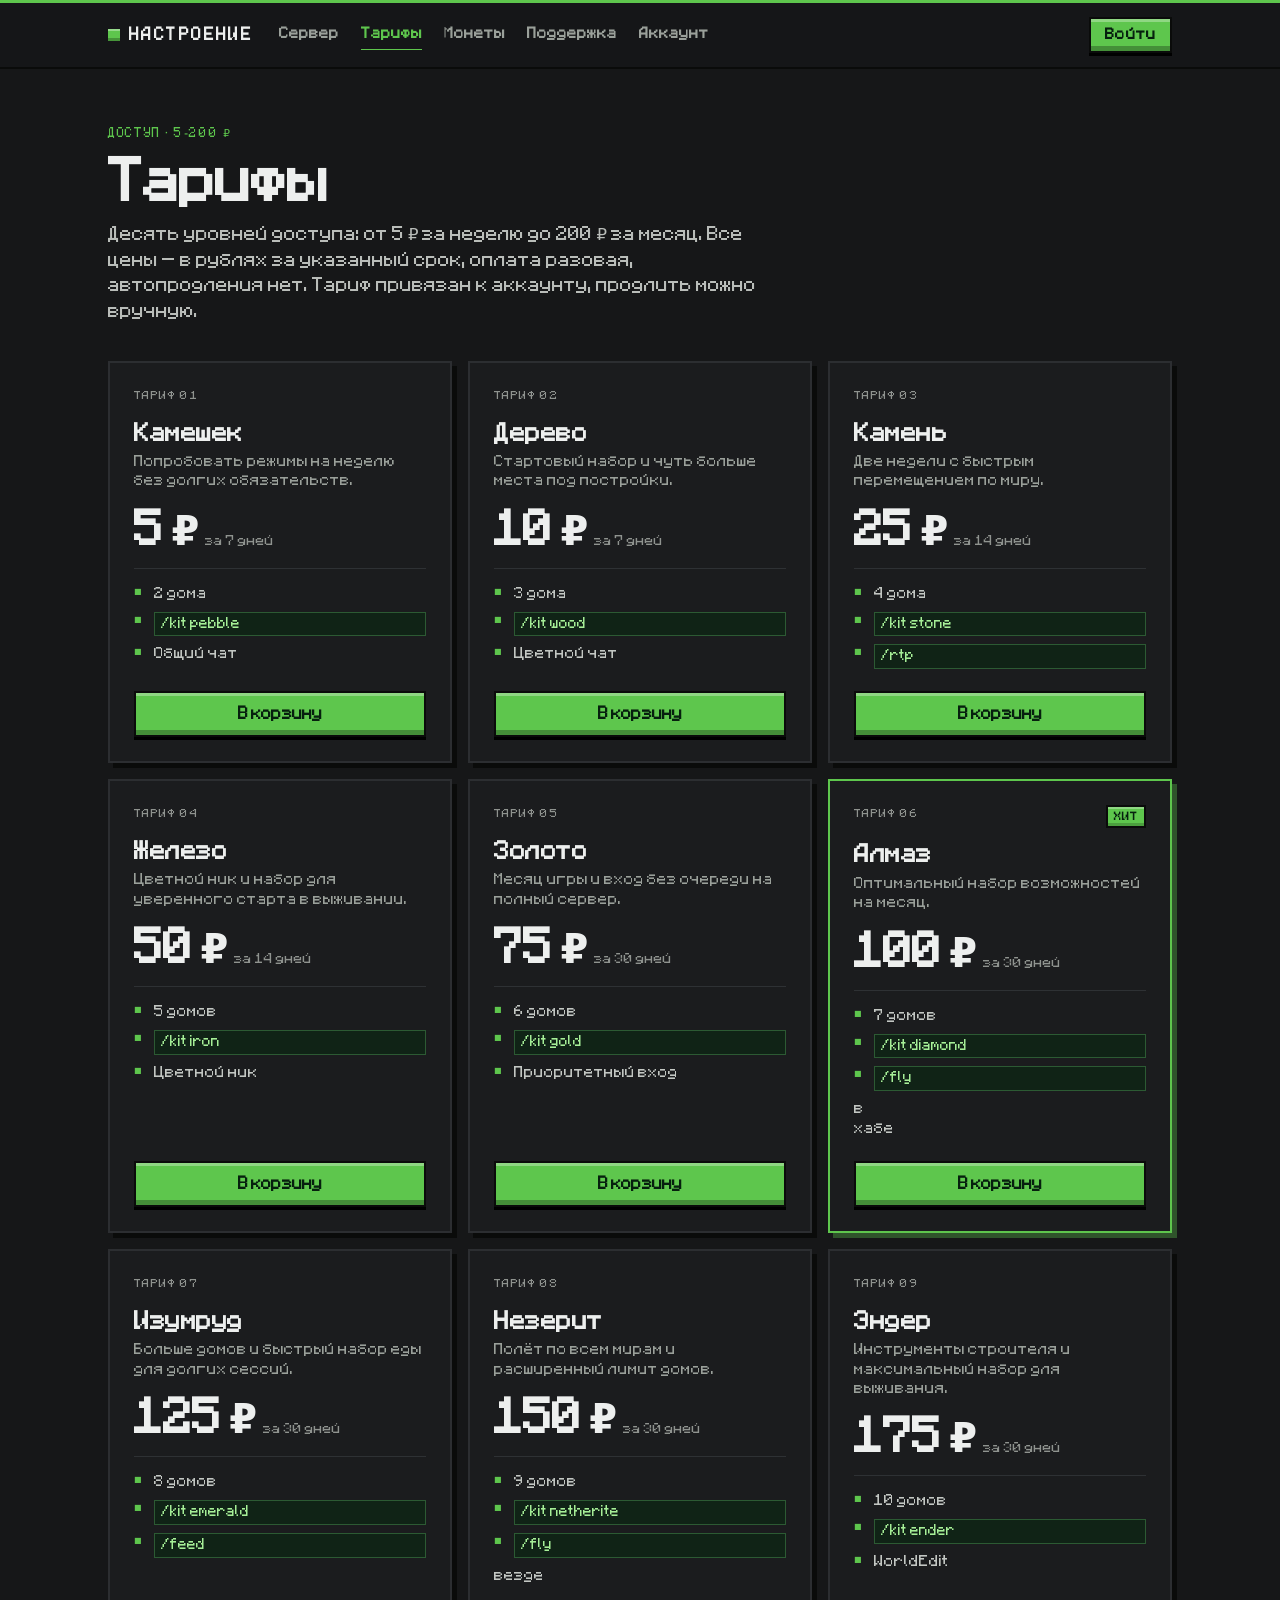
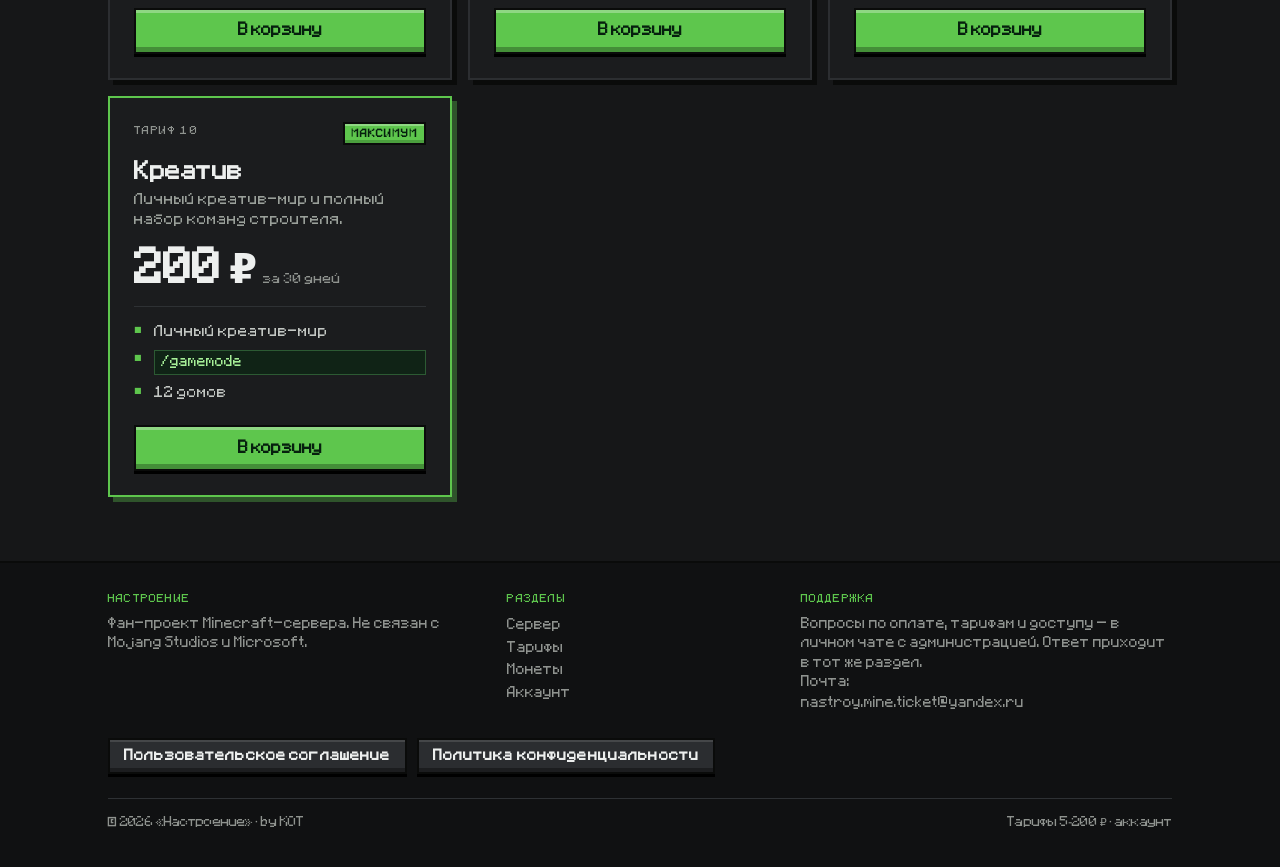
<file: docs/plans.html>
<!doctype html>
<html lang="ru">
<head>
<meta charset="utf-8">
<meta name="viewport" content="width=device-width, initial-scale=1">
<meta name="color-scheme" content="dark">
<meta name="theme-color" content="#161718">
<title>Тарифы — Настроение</title>
<meta name="description" content="Тарифы сервера «Настроение»: десять уровней доступа от 5 до 200 ₽ — дома, наборы, приоритетный вход и креатив-мир.">
<link rel="icon" type="image/png" href="assets/icon.png">
<link rel="apple-touch-icon" href="assets/icon-256.png">
<link rel="stylesheet" href="assets/site.css">
</head>
<body data-page="plans">

<header class="site-head">
  <div class="wrap head-in">
    <a class="brand" href="index.html"><i aria-hidden="true"></i>Настроение</a>
    <nav class="nav" aria-label="Разделы">
      <a href="server.html">Сервер</a>
      <a href="plans.html" aria-current="page">Тарифы</a>
      <a href="coins.html">Монеты</a>
      <a href="support.html">Поддержка</a>
      <a href="account.html">Аккаунт</a>
    </nav>
    <div class="head-act" id="headerSlot">
      <a class="btn btn-sm" href="account.html">Войти</a>
    </div>
  </div>
</header>

<main id="top">
  <div class="wrap page-head">
    <p class="kicker">Доступ · 5–200 ₽</p>
    <h1>Тарифы</h1>
    <p class="lead">Десять уровней доступа: от 5 ₽ за неделю до 200 ₽ за месяц. Все цены — в рублях за указанный срок, оплата разовая, автопродления нет. Тариф привязан к аккаунту, продлить можно вручную.</p>
  </div>

  <section class="page-body">
    <div class="wrap">
      <p class="form-msg" id="planMsg" role="status" aria-live="polite" hidden></p>

      <div class="plans">
        <article class="plan">
          <div class="plan-top"><span class="plan-label">Тариф 01</span></div>
          <h3>Камешек</h3>
          <p class="plan-desc">Попробовать режимы на неделю без долгих обязательств.</p>
          <div class="price"><b>5 ₽</b><span>за 7 дней</span></div>
          <ul>
            <li>2 дома</li>
            <li><code>/kit pebble</code></li>
            <li>Общий чат</li>
          </ul>
          <button class="btn" type="button" data-plan="pebble">В корзину</button>
        </article>

        <article class="plan">
          <div class="plan-top"><span class="plan-label">Тариф 02</span></div>
          <h3>Дерево</h3>
          <p class="plan-desc">Стартовый набор и чуть больше места под постройки.</p>
          <div class="price"><b>10 ₽</b><span>за 7 дней</span></div>
          <ul>
            <li>3 дома</li>
            <li><code>/kit wood</code></li>
            <li>Цветной чат</li>
          </ul>
          <button class="btn" type="button" data-plan="wood">В корзину</button>
        </article>

        <article class="plan">
          <div class="plan-top"><span class="plan-label">Тариф 03</span></div>
          <h3>Камень</h3>
          <p class="plan-desc">Две недели с быстрым перемещением по миру.</p>
          <div class="price"><b>25 ₽</b><span>за 14 дней</span></div>
          <ul>
            <li>4 дома</li>
            <li><code>/kit stone</code></li>
            <li><code>/rtp</code></li>
          </ul>
          <button class="btn" type="button" data-plan="stone">В корзину</button>
        </article>

        <article class="plan">
          <div class="plan-top"><span class="plan-label">Тариф 04</span></div>
          <h3>Железо</h3>
          <p class="plan-desc">Цветной ник и набор для уверенного старта в выживании.</p>
          <div class="price"><b>50 ₽</b><span>за 14 дней</span></div>
          <ul>
            <li>5 домов</li>
            <li><code>/kit iron</code></li>
            <li>Цветной ник</li>
          </ul>
          <button class="btn" type="button" data-plan="iron">В корзину</button>
        </article>

        <article class="plan">
          <div class="plan-top"><span class="plan-label">Тариф 05</span></div>
          <h3>Золото</h3>
          <p class="plan-desc">Месяц игры и вход без очереди на полный сервер.</p>
          <div class="price"><b>75 ₽</b><span>за 30 дней</span></div>
          <ul>
            <li>6 домов</li>
            <li><code>/kit gold</code></li>
            <li>Приоритетный вход</li>
          </ul>
          <button class="btn" type="button" data-plan="gold">В корзину</button>
        </article>

        <article class="plan featured">
          <div class="plan-top"><span class="plan-label">Тариф 06</span><span class="plan-flag">Хит</span></div>
          <h3>Алмаз</h3>
          <p class="plan-desc">Оптимальный набор возможностей на месяц.</p>
          <div class="price"><b>100 ₽</b><span>за 30 дней</span></div>
          <ul>
            <li>7 домов</li>
            <li><code>/kit diamond</code></li>
            <li><code>/fly</code> в хабе</li>
          </ul>
          <button class="btn" type="button" data-plan="diamond">В корзину</button>
        </article>

        <article class="plan">
          <div class="plan-top"><span class="plan-label">Тариф 07</span></div>
          <h3>Изумруд</h3>
          <p class="plan-desc">Больше домов и быстрый набор еды для долгих сессий.</p>
          <div class="price"><b>125 ₽</b><span>за 30 дней</span></div>
          <ul>
            <li>8 домов</li>
            <li><code>/kit emerald</code></li>
            <li><code>/feed</code></li>
          </ul>
          <button class="btn" type="button" data-plan="emerald">В корзину</button>
        </article>

        <article class="plan">
          <div class="plan-top"><span class="plan-label">Тариф 08</span></div>
          <h3>Незерит</h3>
          <p class="plan-desc">Полёт по всем мирам и расширенный лимит домов.</p>
          <div class="price"><b>150 ₽</b><span>за 30 дней</span></div>
          <ul>
            <li>9 домов</li>
            <li><code>/kit netherite</code></li>
            <li><code>/fly</code> везде</li>
          </ul>
          <button class="btn" type="button" data-plan="netherite">В корзину</button>
        </article>

        <article class="plan">
          <div class="plan-top"><span class="plan-label">Тариф 09</span></div>
          <h3>Эндер</h3>
          <p class="plan-desc">Инструменты строителя и максимальный набор для выживания.</p>
          <div class="price"><b>175 ₽</b><span>за 30 дней</span></div>
          <ul>
            <li>10 домов</li>
            <li><code>/kit ender</code></li>
            <li>WorldEdit</li>
          </ul>
          <button class="btn" type="button" data-plan="ender">В корзину</button>
        </article>

        <article class="plan featured">
          <div class="plan-top"><span class="plan-label">Тариф 10</span><span class="plan-flag">Максимум</span></div>
          <h3>Креатив</h3>
          <p class="plan-desc">Личный креатив-мир и полный набор команд строителя.</p>
          <div class="price"><b>200 ₽</b><span>за 30 дней</span></div>
          <ul>
            <li>Личный креатив-мир</li>
            <li><code>/gamemode</code></li>
            <li>12 домов</li>
          </ul>
          <button class="btn" type="button" data-plan="creative">В корзину</button>
        </article>
      </div>
    </div>
  </section>
</main>

<footer class="footer">
  <div class="wrap">
    <div class="foot-grid">
      <div>
        <h4>Настроение</h4>
        <p>Фан-проект Minecraft-сервера. Не связан с Mojang Studios и Microsoft.</p>
      </div>
      <div>
        <h4>Разделы</h4>
        <a href="server.html">Сервер</a>
        <a href="plans.html">Тарифы</a>
        <a href="coins.html">Монеты</a>
        <a href="account.html">Аккаунт</a>
      </div>
      <div>
        <h4>Поддержка</h4>
        <p>Вопросы по оплате, тарифам и доступу — в личном чате с администрацией. Ответ приходит в тот же раздел.</p>
        <p>Почта: <a href="mailto:nastroy.mine.ticket@yandex.ru">nastroy.mine.ticket@yandex.ru</a></p>
      </div>
    </div>
    <div class="foot-docs">
      <a class="btn btn-ghost btn-sm" href="terms.html">Пользовательское соглашение</a>
      <a class="btn btn-ghost btn-sm" href="privacy.html">Политика конфиденциальности</a>
    </div>
    <div class="foot-bottom">
      <span>© 2026 «Настроение» · by KOT</span>
      <span>Тарифы 5–200 ₽ · аккаунт</span>
    </div>
  </div>
</footer>

<script src="assets/avatar.js"></script>
<script src="assets/site.js"></script>
</body>
</html>
</file>
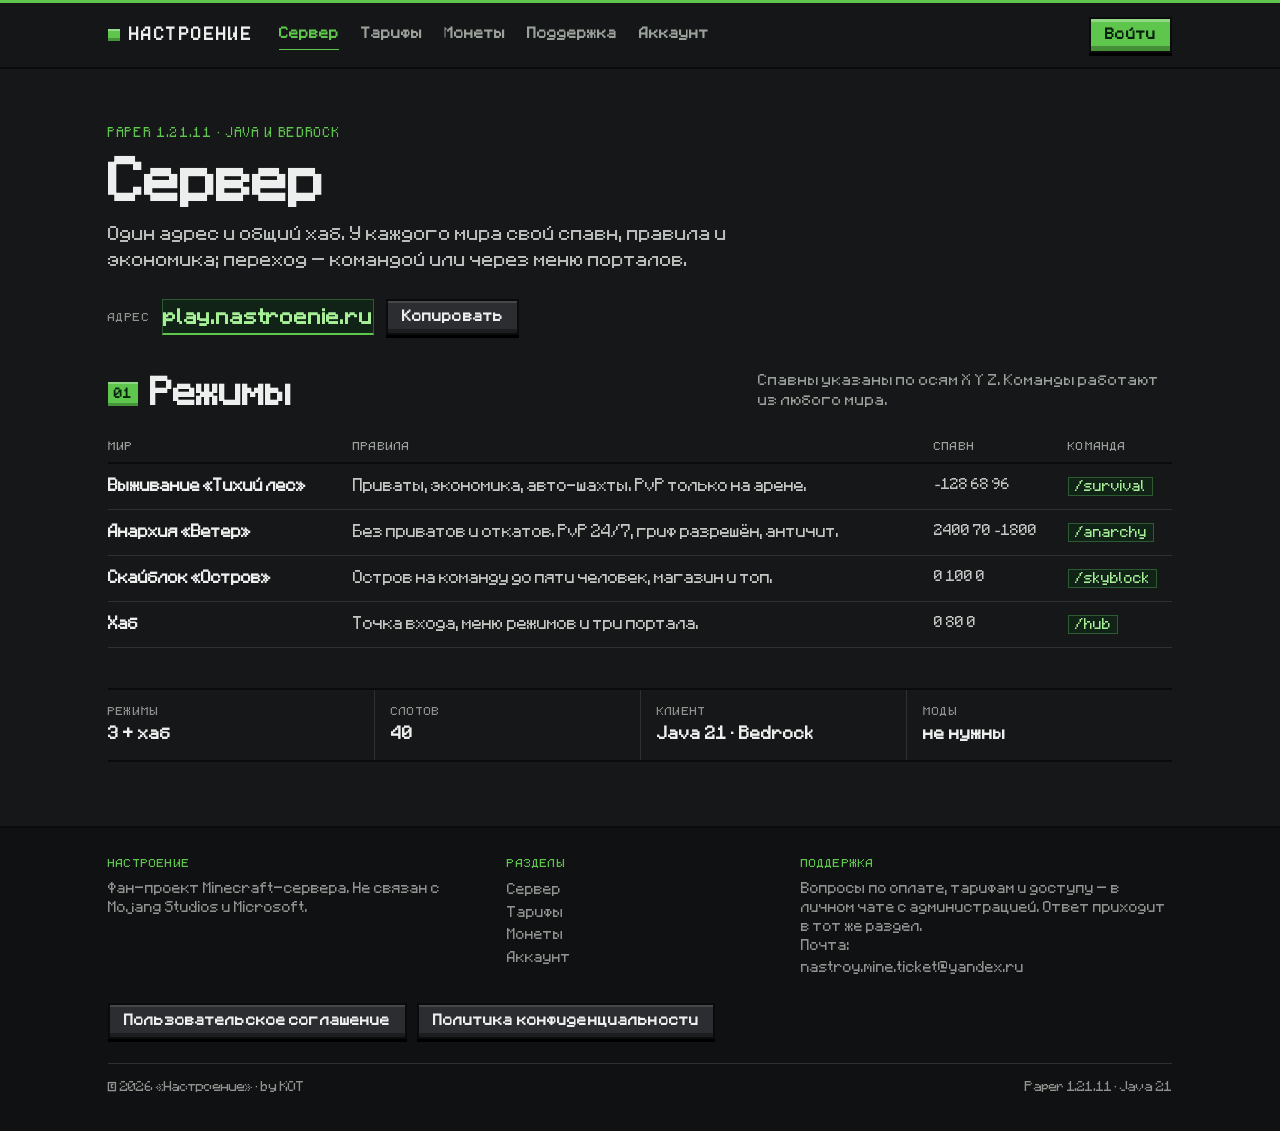
<file: docs/server.html>
<!doctype html>
<html lang="ru">
<head>
<meta charset="utf-8">
<meta name="viewport" content="width=device-width, initial-scale=1">
<meta name="color-scheme" content="dark">
<meta name="theme-color" content="#161718">
<title>Сервер — Настроение</title>
<meta name="description" content="Режимы сервера «Настроение»: выживание «Тихий лес», анархия «Ветер», скайблок «Остров» и хаб. Координаты и команды перехода.">
<link rel="icon" type="image/png" href="assets/icon.png">
<link rel="apple-touch-icon" href="assets/icon-256.png">
<link rel="stylesheet" href="assets/site.css">
</head>
<body data-page="server">

<header class="site-head">
  <div class="wrap head-in">
    <a class="brand" href="index.html"><i aria-hidden="true"></i>Настроение</a>
    <nav class="nav" aria-label="Разделы">
      <a href="server.html" aria-current="page">Сервер</a>
      <a href="plans.html">Тарифы</a>
      <a href="coins.html">Монеты</a>
      <a href="support.html">Поддержка</a>
      <a href="account.html">Аккаунт</a>
    </nav>
    <div class="head-act" id="headerSlot">
      <a class="btn btn-sm" href="account.html">Войти</a>
    </div>
  </div>
</header>

<main id="top">
  <div class="wrap page-head">
    <p class="kicker">Paper 1.21.11 · Java и Bedrock</p>
    <h1>Сервер</h1>
    <p class="lead">Один адрес и общий хаб. У каждого мира свой спавн, правила и экономика; переход — командой или через меню порталов.</p>
    <div class="addr">
      <span class="addr-label">Адрес</span>
      <code>play.nastroenie.ru</code>
      <button class="btn btn-ghost btn-sm" type="button" id="copyIp">Копировать</button>
    </div>
  </div>

  <section class="page-body">
    <div class="wrap">
      <div class="sec-head">
        <div class="sec-title"><span class="sec-num">01</span><h2>Режимы</h2></div>
        <p class="sec-note">Спавны указаны по осям X Y Z. Команды работают из любого мира.</p>
      </div>

      <div class="table-wrap">
        <table>
          <thead>
            <tr><th>Мир</th><th>Правила</th><th>Спавн</th><th>Команда</th></tr>
          </thead>
          <tbody>
            <tr><td><b>Выживание «Тихий лес»</b></td><td>Приваты, экономика, авто-шахты. PvP только на арене.</td><td class="coords">−128 68 96</td><td><code>/survival</code></td></tr>
            <tr><td><b>Анархия «Ветер»</b></td><td>Без приватов и откатов. PvP 24/7, гриф разрешён, античит.</td><td class="coords">2400 70 −1800</td><td><code>/anarchy</code></td></tr>
            <tr><td><b>Скайблок «Остров»</b></td><td>Остров на команду до пяти человек, магазин и топ.</td><td class="coords">0 100 0</td><td><code>/skyblock</code></td></tr>
            <tr><td><b>Хаб</b></td><td>Точка входа, меню режимов и три портала.</td><td class="coords">0 80 0</td><td><code>/hub</code></td></tr>
          </tbody>
        </table>
      </div>

      <div class="facts" style="margin-top:40px">
        <div><span class="k">Режимы</span><b>3 + хаб</b></div>
        <div><span class="k">Слотов</span><b>40</b></div>
        <div><span class="k">Клиент</span><b>Java 21 · Bedrock</b></div>
        <div><span class="k">Моды</span><b>не нужны</b></div>
      </div>
    </div>
  </section>
</main>

<footer class="footer">
  <div class="wrap">
    <div class="foot-grid">
      <div>
        <h4>Настроение</h4>
        <p>Фан-проект Minecraft-сервера. Не связан с Mojang Studios и Microsoft.</p>
      </div>
      <div>
        <h4>Разделы</h4>
        <a href="server.html">Сервер</a>
        <a href="plans.html">Тарифы</a>
        <a href="coins.html">Монеты</a>
        <a href="account.html">Аккаунт</a>
      </div>
      <div>
        <h4>Поддержка</h4>
        <p>Вопросы по оплате, тарифам и доступу — в личном чате с администрацией. Ответ приходит в тот же раздел.</p>
        <p>Почта: <a href="mailto:nastroy.mine.ticket@yandex.ru">nastroy.mine.ticket@yandex.ru</a></p>
      </div>
    </div>
    <div class="foot-docs">
      <a class="btn btn-ghost btn-sm" href="terms.html">Пользовательское соглашение</a>
      <a class="btn btn-ghost btn-sm" href="privacy.html">Политика конфиденциальности</a>
    </div>
    <div class="foot-bottom">
      <span>© 2026 «Настроение» · by KOT</span>
      <span>Paper 1.21.11 · Java 21</span>
    </div>
  </div>
</footer>

<script src="assets/avatar.js"></script>
<script src="assets/site.js"></script>
</body>
</html>
</file>
<file: docs/assets/site.css>
/* Пиксельные шрифты в стиле Minecraft (локальные файлы) */
@font-face{
  font-family:"Minecraft Rus";
  src:url("fonts/MinecraftRus.woff") format("woff");
  font-style:normal;font-weight:400;font-display:swap;
}
@font-face{
  font-family:"Pixelify Sans";
  src:url("fonts/PixelifySans-cyrillic.woff2") format("woff2");
  font-style:normal;font-weight:400 700;font-display:swap;
  unicode-range:U+0301,U+0400-045F,U+0490-0491,U+04B0-04B1,U+2116;
}
@font-face{
  font-family:"Pixelify Sans";
  src:url("fonts/PixelifySans-latin-ext.woff2") format("woff2");
  font-style:normal;font-weight:400 700;font-display:swap;
  unicode-range:U+0100-02BA,U+02BD-02C5,U+02C7-02CC,U+02CE-02D7,U+02DD-02FF,U+0304,U+0308,U+0329,U+1D00-1DBF,U+1E00-1E9F,U+1EF2-1EFF,U+2020,U+20A0-20AB,U+20AD-20C4,U+2113,U+2C60-2C7F,U+A720-A7FF;
}
@font-face{
  font-family:"Pixelify Sans";
  src:url("fonts/PixelifySans-latin.woff2") format("woff2");
  font-style:normal;font-weight:400 700;font-display:swap;
  unicode-range:U+0000-00FF,U+0131,U+0152-0153,U+02BB-02BC,U+02C6,U+02DA,U+02DC,U+0304,U+0308,U+0329,U+2000-206F,U+20AC,U+2122,U+2191,U+2193,U+2212,U+2215,U+FEFF,U+FFFD;
}
  :root{
    --bg:#161718;
    --surface:#1b1c1e;
    --ink:#edefee;
    --body:#c3c7c3;
    --muted:#8f938f;
    --rule:#2e3134;
    --accent:#5ec64d;
    --accent-ink:#06200e;
    --danger:#ff6b6b;
    --ok:#5ec64d;
    --sans:"Minecraft Rus","Pixelify Sans","Segoe UI",system-ui,sans-serif;
    --mono:"Minecraft Rus","Pixelify Sans","Segoe UI",system-ui,sans-serif;
  }
  *{box-sizing:border-box}
  html{scroll-behavior:smooth}
  body{margin:0;background:var(--bg);color:var(--ink);font:500 16px/1.55 var(--sans);-webkit-font-smoothing:antialiased}
  a{color:inherit;text-decoration:none}
  img{max-width:100%;display:block}
  p{margin:0}
  button,input{font:inherit}
  [hidden]{display:none!important}
  :focus-visible{outline:2px solid var(--ink);outline-offset:2px}
  ::selection{background:var(--ink);color:#fff}
  .wrap{max-width:1120px;margin:0 auto;padding:0 28px}
  .mono{font-family:var(--mono)}
  .muted{color:var(--muted)}
  section{padding:64px 0;border-top:1px solid var(--rule);scroll-margin-top:84px}
  #server{border-top:0;padding-top:56px}
  h1,h2,h3{letter-spacing:-.02em}

  /* header */
  .site-head{position:sticky;top:0;z-index:20;background:var(--bg);border-top:2px solid var(--ink);border-bottom:1px solid var(--rule)}
  .head-in{display:flex;align-items:center;gap:26px;height:62px}
  .brand{display:flex;align-items:center;gap:9px;font-size:13.5px;font-weight:700;letter-spacing:.16em;text-transform:uppercase;white-space:nowrap}
  .brand i{width:10px;height:10px;background:var(--ink);flex:0 0 10px}
  .nav{display:flex;gap:22px;font-size:13px;color:var(--muted)}
  .nav a{padding:4px 0;border-bottom:1px solid transparent}
  .nav a:hover{color:var(--ink);border-color:var(--ink)}
  .head-act{margin-left:auto;display:flex;align-items:center;gap:8px}
  .user-chip{height:34px;border:1px solid var(--rule);background:var(--surface);padding:0 10px;font:12.5px/1 var(--mono);cursor:pointer}
  .user-chip:hover{border-color:var(--ink)}
  .link-btn{background:none;border:0;color:var(--muted);font-size:12.5px;cursor:pointer;padding:4px 2px}
  .link-btn:hover{color:var(--ink);text-decoration:underline;text-underline-offset:3px}

  /* buttons */
  .btn{display:inline-flex;align-items:center;justify-content:center;gap:8px;height:42px;padding:0 18px;border:1px solid var(--ink);background:var(--ink);color:#fff;font-size:13.5px;font-weight:600;border-radius:0;cursor:pointer;text-align:center;white-space:nowrap;transition:background .15s ease,color .15s ease,border-color .15s ease}
  .btn:hover{background:#000}
  .btn:disabled{opacity:.42;cursor:not-allowed}
  .btn-ghost{background:transparent;color:var(--ink);border-color:var(--rule)}
  .btn-ghost:hover{border-color:var(--ink);background:var(--surface)}
  .btn-sm{height:34px;padding:0 12px;font-size:12.5px}
  .btn-block{width:100%}

  /* hero */
  .hero{padding:60px 0 0}
  .hero-grid{display:grid;grid-template-columns:1.12fr .88fr;gap:48px;align-items:start}
  .hero-copy{min-width:0}
  .kicker{font:10.5px/1.6 var(--mono);letter-spacing:.16em;text-transform:uppercase;color:var(--muted)}
  h1{font-size:clamp(40px,5.6vw,62px);line-height:1;letter-spacing:-.035em;font-weight:650;margin:16px 0 0;max-width:15ch}
  .lead{margin-top:18px;font-size:16.5px;color:var(--body);max-width:50ch}
  .addr{display:flex;flex-wrap:wrap;align-items:center;gap:10px 12px;margin-top:26px}
  .addr-label{font:10px/1.5 var(--mono);letter-spacing:.14em;text-transform:uppercase;color:var(--muted)}
  .addr code{font:600 16px/1 var(--mono);letter-spacing:-.01em;border-bottom:1px solid var(--ink);padding:8px 0}
  .hero-actions{display:flex;flex-wrap:wrap;gap:10px;margin-top:26px}
  .shot{margin:0;border:1px solid var(--ink);background:#0b0e12;line-height:0}
  .shot img{width:100%;height:auto;aspect-ratio:4/3;object-fit:cover;object-position:center 58%}
  .shot figcaption{display:flex;justify-content:space-between;gap:12px;padding:7px 9px;border-top:1px solid var(--ink);background:var(--surface);font:9.5px/1.6 var(--mono);letter-spacing:.1em;text-transform:uppercase;color:var(--muted);line-height:1.6}
  .shot figcaption span:last-child{color:var(--accent)}

  .facts{display:grid;grid-template-columns:repeat(4,1fr);border-top:1px solid var(--ink);border-bottom:1px solid var(--ink);margin-top:48px}
  .facts div{padding:13px 16px 14px 0}
  .facts div+div{border-left:1px solid var(--rule);padding-left:16px}
  .facts .k{display:block;font:10px/1.6 var(--mono);letter-spacing:.12em;text-transform:uppercase;color:var(--muted);margin-bottom:2px}
  .facts b{font-size:14.5px;font-weight:600}

  /* section head */
  .sec-head{display:flex;align-items:flex-end;justify-content:space-between;gap:24px;flex-wrap:wrap;margin-bottom:28px}
  .sec-title{display:flex;align-items:baseline;gap:14px}
  .sec-num{font:11px/1 var(--mono);letter-spacing:.08em;color:var(--accent)}
  h2{font-size:clamp(24px,3vw,32px);line-height:1.1;font-weight:650;margin:0}
  .sec-note{font-size:12.5px;color:var(--muted);max-width:46ch;line-height:1.6}

  /* modes */
  .table-wrap{overflow-x:auto}
  table{width:100%;min-width:600px;border-collapse:collapse;font-size:13.5px}
  th{font:10px/1.5 var(--mono);letter-spacing:.12em;text-transform:uppercase;color:var(--muted);font-weight:400;text-align:left;padding:0 12px 8px 0;border-bottom:1px solid var(--ink)}
  td{padding:12px 12px 12px 0;border-bottom:1px solid var(--rule);color:var(--body);vertical-align:top}
  th:last-child,td:last-child{padding-right:0}
  td b{color:var(--ink);font-weight:600}
  code{font-family:var(--mono);font-size:12px;background:#e9e8e2;color:#233d2b;padding:1px 5px;white-space:nowrap}
  .coords{font-family:var(--mono);font-size:12px;white-space:nowrap;color:var(--body)}

  /* plans */
  .plans{display:grid;grid-template-columns:repeat(3,1fr);gap:16px;align-items:stretch}
  .plan{border:1px solid var(--rule);background:var(--surface);padding:24px;display:flex;flex-direction:column}
  .plan.featured{border-color:var(--ink)}
  .plan-top{display:flex;justify-content:space-between;align-items:flex-start;gap:12px;min-height:20px}
  .plan-label{font:10px/1.6 var(--mono);letter-spacing:.14em;text-transform:uppercase;color:var(--muted)}
  .plan-flag{font:9.5px/1.4 var(--mono);letter-spacing:.1em;text-transform:uppercase;border:1px solid var(--ink);padding:3px 6px;white-space:nowrap}
  .plan h3{font-size:21px;line-height:1.2;font-weight:650;margin:14px 0 6px}
  .plan-desc{font-size:13px;color:var(--muted);min-height:40px;line-height:1.5}
  .price{display:flex;align-items:baseline;gap:7px;margin:18px 0 0}
  .price b{font-size:36px;line-height:1;font-weight:650;letter-spacing:-.03em;font-variant-numeric:tabular-nums}
  .price span{font-size:11.5px;color:var(--muted)}
  .plan ul{list-style:none;margin:18px 0 22px;padding:15px 0 0;border-top:1px solid var(--rule);display:grid;gap:8px;font-size:13px;color:var(--body);flex:1;align-content:start}
  .plan li{display:grid;grid-template-columns:12px 1fr;gap:8px}
  .plan li::before{content:"—";color:var(--muted);font-family:var(--mono)}
  .plan .btn{width:100%}

  /* coins */
  .packs{display:grid;grid-template-columns:repeat(3,1fr);gap:16px}
  .pack{border:1px solid var(--rule);background:var(--surface);padding:20px;display:flex;flex-direction:column}
  .pack .amount{font-size:30px;line-height:1.1;font-weight:650;letter-spacing:-.02em;font-variant-numeric:tabular-nums}
  .pack .unit{font:10px/1.6 var(--mono);letter-spacing:.12em;text-transform:uppercase;color:var(--muted);margin-top:2px}
  .coin-price{display:flex;align-items:baseline;justify-content:space-between;gap:12px;margin-top:16px;padding-top:14px;border-top:1px solid var(--rule)}
  .coin-price b{font-size:17px;font-weight:650;font-variant-numeric:tabular-nums}
  .rate{font-size:11px;color:var(--muted);font-family:var(--mono);white-space:nowrap}
  .pack .btn{width:100%;margin-top:14px}

  /* forms + messages */
  .form-msg{margin:0 0 16px;padding:10px 12px;border-left:2px solid var(--rule);background:#f7f7f4;font-size:13px;color:var(--body);line-height:1.5}
  .form-msg.error{border-color:var(--danger);color:var(--danger)}
  .form-msg.ok{border-color:var(--ok);color:var(--ok)}
  .field{display:grid;gap:6px}
  .field label{font:10px/1.5 var(--mono);letter-spacing:.12em;text-transform:uppercase;color:var(--muted)}
  .field input{width:100%;height:42px;border:1px solid var(--rule);background:var(--surface);color:var(--ink);padding:0 12px;font-size:14px;border-radius:0}
  .field input:focus{border-color:var(--ink)}
  .field .hint{font-size:11.5px;color:var(--muted);line-height:1.5}
  .form-row{display:grid;grid-template-columns:1fr 1fr;gap:14px;align-items:start}
  .auth-form{display:grid;gap:14px}
  .auth-form .btn{margin-top:4px}

  /* account */
  .account-grid{display:grid;grid-template-columns:1.32fr .68fr;gap:16px;align-items:start}
  .panel{border:1px solid var(--rule);background:var(--surface);padding:28px}
  .auth-head h3{font-size:20px;line-height:1.2;font-weight:650;margin:0 0 4px}
  .auth-head p{font-size:13px;color:var(--muted)}
  .tabs{display:flex;gap:22px;border-bottom:1px solid var(--rule);margin:20px 0 18px}
  .tabs button{background:none;border:0;border-bottom:2px solid transparent;padding:9px 0;margin-bottom:-1px;font-size:13.5px;font-weight:600;color:var(--muted);cursor:pointer}
  .tabs button:hover{color:var(--ink)}
  .tabs button[aria-selected="true"]{color:var(--ink);border-color:var(--ink)}

  .profile{display:grid;gap:20px}
  .profile-head{display:flex;align-items:center;gap:14px;flex-wrap:wrap}
  .avatar{width:48px;height:48px;border:1px solid var(--ink);display:grid;place-items:center;font:600 15px/1 var(--mono);letter-spacing:.02em}
  .who{flex:1;min-width:0}
  .eyebrow{font:10px/1.5 var(--mono);letter-spacing:.14em;text-transform:uppercase;color:var(--muted)}
  .profile-head h3{font-size:22px;line-height:1.1;font-weight:650;margin:3px 0 0;word-break:break-word}
  .profile-head .mail{font-size:12px;color:var(--muted);margin-top:3px;word-break:break-word}
  .plan-badge{font:10px/1.4 var(--mono);letter-spacing:.1em;text-transform:uppercase;border:1px solid var(--rule);padding:5px 8px;white-space:nowrap}
  .plan-badge.paid{border-color:var(--accent);color:var(--accent)}
  .dl{display:grid;grid-template-columns:1fr 1fr;border-top:1px solid var(--rule)}
  .dl div{padding:11px 0;border-bottom:1px solid var(--rule)}
  .dl dt{font:10px/1.5 var(--mono);letter-spacing:.12em;text-transform:uppercase;color:var(--muted)}
  .dl dd{margin:3px 0 0;font-size:14.5px;font-weight:600;font-variant-numeric:tabular-nums}
  .profile-actions{display:flex;flex-wrap:wrap;gap:8px}

  .info h3{font-size:15px;line-height:1.3;font-weight:650;margin:0}
  .info h4{font:10px/1.5 var(--mono);letter-spacing:.12em;text-transform:uppercase;color:var(--muted);margin:18px 0 5px}
  .info p{font-size:12.5px;color:var(--body);line-height:1.6}
  .info .warn{margin-top:18px;padding:10px 12px;border-left:2px solid var(--ink);background:#f7f7f4;font-size:12px;color:var(--body);line-height:1.6}

  /* footer */
  .footer{border-top:1px solid var(--ink);padding:28px 0 36px;font-size:12px;color:var(--muted)}
  .foot-grid{display:grid;grid-template-columns:1.4fr 1fr 1.4fr;gap:28px}
  .foot-grid h4{font:10px/1.5 var(--mono);letter-spacing:.12em;text-transform:uppercase;color:var(--ink);font-weight:400;margin:0 0 8px}
  .foot-grid a{display:block;padding:2px 0}
  .foot-grid a:hover{color:var(--ink);text-decoration:underline;text-underline-offset:3px}
  .foot-grid p{line-height:1.6}
  .foot-bottom{display:flex;justify-content:space-between;gap:12px 20px;flex-wrap:wrap;margin-top:24px;padding-top:14px;border-top:1px solid var(--rule);font:11px/1.6 var(--mono);letter-spacing:.01em}

  @media (max-width:900px){
    .hero-grid{grid-template-columns:1fr;gap:28px}
    .shot img{aspect-ratio:16/9}
    .account-grid{grid-template-columns:1fr}
    .plans{grid-template-columns:1fr}
    .packs{grid-template-columns:1fr}
    .plan-desc{min-height:0}
  }
  @media (max-width:820px){
    .nav{display:none}
    .facts{grid-template-columns:1fr 1fr}
    .facts div:nth-child(3){border-left:0;padding-left:0;border-top:1px solid var(--rule)}
    .facts div:nth-child(4){border-top:1px solid var(--rule)}
    .foot-grid{grid-template-columns:1fr}
  }
  @media (max-width:560px){
    .wrap{padding:0 20px}
    .hero{padding-top:44px}
    h1{font-size:clamp(34px,9vw,44px)}
    .lead{font-size:15.5px}
    .facts{grid-template-columns:1fr}
    .facts div{border-left:0!important;padding-left:0!important;border-top:1px solid var(--rule)}
    .facts div:first-child{border-top:0}
    .form-row{grid-template-columns:1fr}
    .dl{grid-template-columns:1fr}
    .panel{padding:20px}
    section{padding:48px 0}
    .profile-head h3{font-size:19px}
  }

  /* pixel theme over the base layout */
  h1,h2,h3{font-weight:800}
  ::selection{background:var(--accent);color:var(--accent-ink)}
  :focus-visible{outline:2px solid var(--accent);outline-offset:3px}

  .site-head{background:rgba(22,23,24,.96);border-top:3px solid var(--accent);border-bottom:2px solid #0a0b0a}
  .head-in{height:64px}
  .brand{font-weight:800;letter-spacing:.18em}
  .brand i{width:12px;height:12px;flex-basis:12px;background:var(--accent);box-shadow:inset 0 2px 0 rgba(255,255,255,.35),inset 0 -3px 0 rgba(0,0,0,.25)}
  .nav{color:#9aa09a;font-weight:600}
  .nav a:hover{color:var(--accent);border-color:var(--accent)}
  .user-chip{height:36px;background:#232528;border:2px solid #3a3d40;color:var(--ink)}
  .user-chip:hover{border-color:var(--accent)}
  .link-btn{color:#9aa09a}
  .link-btn:hover{color:var(--accent)}

  .btn{height:46px;padding:0 20px;border:2px solid #0a0b0a;background:var(--accent);color:var(--accent-ink);font-weight:800;letter-spacing:.01em;box-shadow:inset 0 3px 0 rgba(255,255,255,.3),inset 0 -5px 0 rgba(0,0,0,.28),0 3px 0 #000;transition:transform .06s ease,filter .15s ease}
  .btn:hover{background:var(--accent);filter:brightness(1.08)}
  .btn:active{transform:translateY(2px);box-shadow:inset 0 3px 0 rgba(255,255,255,.22),inset 0 -3px 0 rgba(0,0,0,.3),0 1px 0 #000}
  .btn-ghost{background:#2b2d30;color:var(--ink);border-color:#0a0b0a;box-shadow:inset 0 2px 0 rgba(255,255,255,.12),inset 0 -4px 0 rgba(0,0,0,.35),0 3px 0 #000}
  .btn-ghost:hover{background:#35383b;border-color:#0a0b0a}
  .btn-sm{height:36px;padding:0 14px;font-size:13px}

  .kicker{color:var(--accent)}
  h1{font-weight:800;letter-spacing:-.04em}
  .lead{color:#b9bdb9}
  .addr code{font-size:18px;font-weight:800;border-bottom:2px solid var(--accent);padding-bottom:7px}
  .shot{border:2px solid #0a0b0a;background:#0a0b0a;box-shadow:6px 6px 0 rgba(0,0,0,.45)}
  .shot figcaption{border-top:2px solid #0a0b0a;background:#111213;color:#8f938f}
  .shot figcaption span:last-child{color:var(--accent)}
  .facts{border-top:2px solid #0a0b0a;border-bottom:2px solid #0a0b0a}
  .facts div+div{border-left:1px solid var(--rule)}
  .facts .k{color:var(--muted)}

  section{border-top:1px solid var(--rule);padding:72px 0}
  h2{font-weight:800;letter-spacing:-.03em}
  .sec-title{align-items:center;gap:12px}
  .sec-num{display:inline-grid;place-items:center;min-width:28px;height:24px;padding:0 6px;background:var(--accent);color:var(--accent-ink);font:800 11px/1 var(--mono);box-shadow:inset 0 2px 0 rgba(255,255,255,.3),inset 0 -3px 0 rgba(0,0,0,.25)}
  .sec-note{color:#9aa09a}
  th{border-bottom:2px solid #0a0b0a;color:#9aa09a}
  td{color:var(--body);border-bottom:1px solid var(--rule)}
  code{background:#102316;color:#a6ef97;border:1px solid #2c5a33;padding:2px 6px}
  .coords{color:var(--body)}

  .plan{border:2px solid #2c2e31;background:#1b1c1e;box-shadow:5px 5px 0 #0a0b0a}
  .plan.featured{border-color:var(--accent);box-shadow:5px 5px 0 rgba(94,198,77,.35)}
  .plan-flag{background:var(--accent);color:var(--accent-ink);border:2px solid #0a0b0a;font-weight:800;box-shadow:inset 0 2px 0 rgba(255,255,255,.3),inset 0 -3px 0 rgba(0,0,0,.2)}
  .plan h3{font-weight:800}
  .plan-desc{color:#9aa09a}
  .price b{font-weight:800;font-size:40px}
  .plan ul{border-top:1px solid var(--rule)}
  .plan li::before{content:"■";font-family:var(--sans);font-size:8px;line-height:1.9;color:var(--accent)}

  .pack{border:2px solid #2c2e31;background:#1b1c1e;box-shadow:5px 5px 0 #0a0b0a}
  .pack .amount{font-weight:800;font-size:34px}
  .coin-price{border-top:1px solid var(--rule)}
  .rate{color:#8f938f}

  .form-msg{background:#1b1c1e;border-left:4px solid #3a3d40;color:var(--body)}
  .form-msg.error{border-color:var(--danger);background:rgba(255,107,107,.08);color:#ff9b9b}
  .form-msg.ok{border-color:var(--accent);background:rgba(94,198,77,.08);color:#a6ef97}
  .field label{color:#9aa09a}
  .field input{height:46px;border:2px solid var(--rule);background:#101112;color:var(--ink);box-shadow:inset 0 2px 0 rgba(0,0,0,.35)}
  .field input:focus{border-color:var(--accent);box-shadow:0 0 0 2px rgba(94,198,77,.18),inset 0 2px 0 rgba(0,0,0,.35)}
  .field .hint{color:#8f938f}
  .tabs{border-bottom:2px solid var(--rule)}
  .tabs button:hover{color:var(--ink)}
  .tabs button[aria-selected="true"]{color:var(--accent);border-color:var(--accent)}

  .panel{border:2px solid #2c2e31;background:#1b1c1e;box-shadow:5px 5px 0 #0a0b0a}
  .auth-head h3{font-weight:800}
  .auth-head p{color:#9aa09a}
  .avatar{background:var(--accent);color:var(--accent-ink);border:2px solid #0a0b0a;font-weight:800;box-shadow:inset 0 2px 0 rgba(255,255,255,.3),inset 0 -3px 0 rgba(0,0,0,.25)}
  .profile-head h3{font-weight:800}
  .profile-head .mail{color:#8f938f}
  .plan-badge{border:2px solid #3a3d40;background:#232528}
  .plan-badge.paid{border-color:var(--accent);color:var(--accent);background:rgba(94,198,77,.08)}
  .dl{border-top:2px solid #0a0b0a}
  .dl div{border-bottom:1px solid var(--rule)}
  .dl dd{color:var(--ink)}
  .info h4{color:#9aa09a}
  .info p{color:var(--body)}
  .info .warn{border-left:4px solid var(--accent);background:#141815;color:var(--body)}

  .footer{border-top:2px solid #0a0b0a;background:#101112;color:#8f938f}
  .foot-grid h4{color:var(--accent)}
  .foot-grid a:hover{color:var(--accent)}
  .foot-bottom{border-top:1px solid var(--rule);color:#8f938f}

  @media (max-width:560px){
    .head-in{gap:12px}
    .brand{font-size:12px;letter-spacing:.12em}
    .brand i{width:10px;height:10px;flex-basis:10px}
    .head-act{gap:6px}
    .user-chip{max-width:104px;padding:0 8px;overflow:hidden;text-overflow:ellipsis;white-space:nowrap}
    .link-btn{font-size:11.5px}
  }

  .nav a[aria-current="page"]{color:var(--accent);border-color:var(--accent)}
  .user-chip{display:inline-flex;align-items:center;justify-content:center}

  .page-head{padding-top:56px}
  .page-head h1{font-size:clamp(36px,4.4vw,50px);line-height:1.05;margin-top:14px;max-width:18ch}
  .page-head .lead{margin-top:14px;max-width:56ch}
  .page-body{border-top:0;padding:36px 0 64px}

  .home-grid{display:grid;grid-template-columns:1fr 1fr;gap:16px}
  .home-card{display:flex;flex-direction:column;gap:10px;padding:24px;border:2px solid #2c2e31;background:#1b1c1e;box-shadow:5px 5px 0 #0a0b0a;transition:border-color .15s ease,transform .1s ease}
  .home-card:hover{border-color:var(--accent);transform:translate(-1px,-1px)}
  .home-card h2{font-size:22px;line-height:1.2;margin:0}
  .home-card p{font-size:13.5px;line-height:1.55;color:#9aa09a;flex:1}
  .home-card .go{font:800 11px/1 var(--mono);letter-spacing:.14em;text-transform:uppercase;color:var(--accent)}

  @media (min-width:901px) and (max-width:1120px){
    .plans{grid-template-columns:1fr 1fr}
  }
  @media (max-width:700px){
    .home-grid{grid-template-columns:1fr}
  }

  .legal{font-size:14.5px;line-height:1.65;color:var(--body);max-width:76ch}
  .legal h2{font-size:19px;line-height:1.25;margin:30px 0 10px;font-weight:800;letter-spacing:-.01em}
  .legal h2:first-of-type{margin-top:0}
  .legal h3{font-size:15px;line-height:1.3;margin:18px 0 6px;font-weight:700}
  .legal p{margin:0}
  .legal p + p{margin-top:10px}
  .legal ul,.legal ol{margin:8px 0 0;padding-left:20px;display:grid;gap:6px}
  .legal li{line-height:1.6}
  .legal a{color:var(--accent);text-decoration:underline;text-underline-offset:3px}
  .doc-meta{font:11px/1.6 var(--mono);letter-spacing:.12em;text-transform:uppercase;color:var(--muted)}
  .doc-note{border-left:4px solid var(--accent);background:#141815;padding:14px 16px;font-size:13px;line-height:1.6;color:var(--body);margin-top:26px}
  .doc-links{display:flex;flex-wrap:wrap;gap:10px;margin-top:26px}
  .price-note{font-size:12.5px;line-height:1.65;color:var(--muted);margin-top:14px;max-width:74ch}
  .price-note a{color:var(--accent);text-decoration:underline;text-underline-offset:3px}
  .legal-contact{display:grid;gap:10px;margin-top:14px}
  .legal-contact div{display:grid;grid-template-columns:150px 1fr;gap:12px;padding-bottom:9px;border-bottom:1px solid var(--rule);font-size:14px}
  .legal-contact dt{font:10.5px/1.6 var(--mono);letter-spacing:.12em;text-transform:uppercase;color:var(--muted)}
  .legal-contact dd{margin:0;font-weight:600;word-break:break-word}
  @media (max-width:560px){
    .legal-contact div{grid-template-columns:1fr;gap:2px}
  }

  .consent{display:flex;align-items:flex-start;gap:10px;font-size:12.5px;line-height:1.55;color:#9aa09a;cursor:pointer;max-width:62ch}
  .consent input{width:17px;height:17px;flex:0 0 17px;margin:1px 0 0;accent-color:var(--accent);cursor:pointer}
  .consent a{color:var(--accent);text-decoration:underline;text-underline-offset:3px}
  .consent-bar{display:flex;flex-wrap:wrap;align-items:center;justify-content:space-between;gap:14px;padding:14px 16px;border:2px solid #2c2e31;background:#1b1c1e;margin-bottom:18px}
  .consent-bar .consent{max-width:70ch}
  .consent-bar .consent input{width:18px;height:18px;flex-basis:18px}
  .consent-field{padding:14px 0 0;border-top:1px solid var(--rule);margin-top:4px}

  .user-wrap{position:relative;display:flex;align-items:center}
  .user-chip{display:inline-flex;align-items:center;justify-content:center;gap:8px;height:36px;padding:0 10px;background:#232528;border:2px solid #3a3d40;color:var(--ink);font:12.5px/1 var(--mono);cursor:pointer}
  .user-chip:hover{border-color:var(--accent)}
  .user-chip .caret{font-size:9px;color:#9aa09a;line-height:1}
  .cart-badge{display:inline-grid;place-items:center;min-width:18px;height:18px;padding:0 5px;background:var(--accent);color:var(--accent-ink);font:800 10px/1 var(--mono);box-shadow:inset 0 2px 0 rgba(255,255,255,.3),inset 0 -2px 0 rgba(0,0,0,.2)}
  .user-menu{position:absolute;right:0;top:calc(100% + 8px);z-index:60;display:none;min-width:232px;max-width:calc(100vw - 40px);padding:6px;background:#1b1c1e;border:2px solid #2c2e31;box-shadow:6px 6px 0 #0a0b0a}
  .user-wrap.open .user-menu{display:block}
  .user-menu a,.user-menu .menu-logout{display:flex;align-items:center;justify-content:space-between;gap:12px;width:100%;padding:10px 12px;border:0;background:none;color:var(--ink);font:600 13.5px/1.2 var(--sans);text-align:left;cursor:pointer}
  .user-menu a:hover,.user-menu .menu-logout:hover{background:#26282b;color:var(--accent)}
  .user-menu .menu-logout{color:#ff9b9b}
  .user-menu .menu-logout:hover{color:#ffb3b3}
  .menu-sep{height:1px;background:var(--rule);margin:6px 4px}
  .menu-count{display:inline-grid;place-items:center;min-width:18px;height:18px;padding:0 5px;background:var(--accent);color:var(--accent-ink);font:800 10px/1 var(--mono)}

  .plan-actions,.pack-actions{display:grid;gap:8px;margin-top:14px}
  .plan-actions .btn,.pack-actions .btn{width:100%;margin-top:0}

  .cart-grid{display:grid;grid-template-columns:1.4fr .6fr;gap:16px;align-items:start}
  .cart-list{display:grid;gap:10px}
  .cart-item{display:grid;grid-template-columns:1fr auto auto;gap:14px;align-items:center;padding:16px;border:2px solid #2c2e31;background:#1b1c1e;box-shadow:4px 4px 0 #0a0b0a}
  .cart-item h3{font-size:16px;line-height:1.25;margin:0}
  .cart-meta{font-size:12px;color:#9aa09a;margin-top:3px}
  .cart-price{font-weight:800;font-size:15px;font-variant-numeric:tabular-nums;white-space:nowrap}
  .cart-remove{border:0;background:none;color:#9aa09a;font:600 12px/1 var(--sans);text-decoration:underline;text-underline-offset:3px;cursor:pointer;padding:6px 0}
  .cart-remove:hover{color:#ff9b9b}
  .cart-summary{position:sticky;top:84px}
  .cart-total{display:flex;align-items:baseline;justify-content:space-between;gap:14px;border-top:2px solid #0a0b0a;border-bottom:2px solid #0a0b0a;padding:14px 0;margin:14px 0}
  .cart-total b{font-size:28px;font-weight:800;font-variant-numeric:tabular-nums}
  .cart-summary .btn + .btn{margin-top:8px}
  .cart-empty{border:2px dashed #2c2e31;padding:22px;color:#9aa09a;font-size:13.5px}
  .cart-empty a{color:var(--accent);text-decoration:underline;text-underline-offset:3px}

  .purchase-list{display:grid;border-top:1px solid var(--rule);margin-top:12px}
  .purchase-item{display:flex;align-items:flex-start;justify-content:space-between;gap:16px;padding:10px 0;border-bottom:1px solid var(--rule);font-size:13px}
  .purchase-item > div{display:grid;gap:2px}
  .purchase-meta{font-size:11px;color:#8f938f}
  .account-block{margin-top:22px;padding-top:18px;border-top:1px solid var(--rule)}
  .account-block h3{font-size:16px;line-height:1.25;margin:0 0 4px}
  #settings,#purchases{scroll-margin-top:90px}

  @media (max-width:900px){
    .cart-grid{grid-template-columns:1fr}
    .cart-summary{position:static}
  }
  @media (max-width:560px){
    .cart-item{grid-template-columns:1fr auto;gap:10px}
    .cart-price{grid-column:1;grid-row:2}
    .cart-remove{grid-column:2;grid-row:2;justify-self:end}
    .user-menu{min-width:210px}
  }

.px-avatar{padding:0!important;overflow:hidden;background:#121314}
.px-avatar svg{display:block;width:100%;height:100%;image-rendering:pixelated}
.mini-avatar{width:22px;height:22px;flex:0 0 auto;display:inline-grid;place-items:center;overflow:hidden;border:1px solid #3a3d40;background:#121314}
.mini-avatar svg{display:block;width:100%;height:100%;image-rendering:pixelated}

  /* отдельные кнопки документов в подвале */
  .foot-docs{display:flex;flex-wrap:wrap;gap:10px;margin-top:24px}
</file>
<file: docs/admin/admin.css>
:root {
  --bg: #111315;
  --bg-soft: #171a1d;
  --panel: #1b1e22;
  --line: rgba(255, 255, 255, 0.08);
  --text: #e8eaed;
  --muted: #9aa0a6;
  --green: #5ec64d;
  --green-dark: #2f7a27;
  --yellow: #e2c044;
  --red: #e06262;
}

* { box-sizing: border-box; }

html, body { height: 100%; }

body {
  margin: 0;
  background: var(--bg);
  color: var(--text);
  font: 15px/1.5 "Segoe UI", system-ui, -apple-system, sans-serif;
}

h1, h2, h3 { margin: 0; font-weight: 650; letter-spacing: -0.01em; }
h1 { font-size: 24px; }
h2 { font-size: 17px; margin-bottom: 12px; }

button, input, select, textarea { font: inherit; color: inherit; }

[hidden] { display: none !important; }

.auth-wrap {
  min-height: 100vh;
  display: flex;
  align-items: center;
  justify-content: center;
  padding: 24px;
  background:
    radial-gradient(700px 320px at 50% 0%, rgba(94, 198, 77, 0.09), transparent 70%),
    var(--bg);
}

.auth-card {
  width: 100%;
  max-width: 380px;
  padding: 26px 24px;
  border-radius: 18px;
  background: var(--bg-soft);
  border: 1px solid var(--line);
  box-shadow: 0 30px 80px rgba(0, 0, 0, 0.45);
}

.auth-logo {
  display: flex;
  align-items: center;
  gap: 10px;
  font-weight: 700;
  font-size: 18px;
}

.auth-logo i,
.side-brand i {
  width: 18px;
  height: 18px;
  background: var(--green);
  display: inline-block;
  box-shadow: 4px 4px 0 rgba(94, 198, 77, 0.25);
}

.auth-sub { margin: 6px 0 20px; color: var(--muted); font-size: 14px; }
.auth-note { color: var(--muted); font-size: 14px; margin: 0; }

.field { display: block; margin-bottom: 14px; }
.field span {
  display: block;
  margin-bottom: 6px;
  font-size: 13px;
  color: var(--muted);
}

.field input,
.field select {
  width: 100%;
  padding: 11px 13px;
  border-radius: 10px;
  border: 1px solid var(--line);
  background: #14171a;
  color: var(--text);
}

.field input:focus,
.field select:focus,
.chat-form textarea:focus {
  outline: 2px solid rgba(94, 198, 77, 0.5);
  outline-offset: 1px;
  border-color: transparent;
}

.btn {
  display: inline-flex;
  align-items: center;
  justify-content: center;
  gap: 8px;
  padding: 11px 18px;
  border-radius: 10px;
  border: 1px solid var(--green-dark);
  background: var(--green);
  color: #0c1409;
  font-weight: 650;
  cursor: pointer;
  transition: filter 0.15s ease, transform 0.05s ease;
}

.btn:hover { filter: brightness(1.06); }
.btn:active { transform: translateY(1px); }
.btn:disabled { opacity: 0.55; cursor: default; }

.btn-sm { padding: 8px 13px; font-size: 13px; }

.btn-ghost {
  background: transparent;
  border-color: var(--line);
  color: var(--text);
  font-weight: 500;
}

.btn-ghost:hover { background: rgba(255, 255, 255, 0.05); filter: none; }

.icon-btn {
  width: 34px;
  height: 34px;
  border-radius: 9px;
  border: 1px solid var(--line);
  background: transparent;
  color: var(--muted);
  cursor: pointer;
}

.icon-btn:hover { color: var(--text); background: rgba(255, 255, 255, 0.05); }

.form-msg {
  margin: 4px 0 12px;
  font-size: 13px;
  color: var(--muted);
}

.form-msg.error { color: var(--red); }
.form-msg.ok { color: var(--green); }

.app {
  display: grid;
  grid-template-columns: 236px minmax(0, 1fr);
  min-height: 100vh;
}

.side {
  display: flex;
  flex-direction: column;
  gap: 20px;
  padding: 20px 16px;
  background: #0d0f11;
  border-right: 1px solid var(--line);
  position: sticky;
  top: 0;
  height: 100vh;
}

.side-brand {
  display: flex;
  align-items: center;
  gap: 10px;
  padding: 4px 8px;
  font-weight: 700;
  line-height: 1.15;
}

.side-brand small {
  display: block;
  font-weight: 500;
  font-size: 12px;
  color: var(--muted);
  letter-spacing: 0.04em;
  text-transform: uppercase;
}

.side-nav { display: grid; gap: 4px; }

.side-nav button {
  display: flex;
  align-items: center;
  justify-content: space-between;
  gap: 8px;
  padding: 10px 12px;
  border-radius: 10px;
  border: 0;
  background: transparent;
  color: var(--muted);
  text-align: left;
  cursor: pointer;
}

.side-nav button:hover { background: rgba(255, 255, 255, 0.04); color: var(--text); }

.side-nav button.active {
  background: rgba(94, 198, 77, 0.12);
  color: var(--text);
  box-shadow: inset 2px 0 0 var(--green);
}

.side-nav b {
  min-width: 22px;
  padding: 1px 6px;
  border-radius: 999px;
  background: var(--green);
  color: #0c1409;
  font-size: 12px;
  text-align: center;
}

.side-user {
  margin-top: auto;
  display: flex;
  align-items: center;
  gap: 10px;
  padding: 10px;
  border-radius: 12px;
  background: rgba(255, 255, 255, 0.03);
  border: 1px solid var(--line);
}

.side-ava {
  width: 36px;
  height: 36px;
  flex: 0 0 auto;
  border-radius: 10px;
  background: rgba(94, 198, 77, 0.16);
  color: var(--green);
  display: grid;
  place-items: center;
  font-weight: 700;
  font-size: 13px;
}

.side-me { min-width: 0; line-height: 1.25; }
.side-me b { display: block; font-size: 14px; overflow: hidden; text-overflow: ellipsis; white-space: nowrap; }
.side-me span { font-size: 12px; color: var(--muted); }

.main { padding: 22px 26px; min-width: 0; }

.tab { display: none; }
.tab.active { display: block; }

.tab-head {
  display: flex;
  align-items: flex-end;
  justify-content: space-between;
  gap: 16px;
  margin-bottom: 18px;
  flex-wrap: wrap;
}

.tab-head p { margin: 4px 0 0; color: var(--muted); font-size: 14px; }

.filters { display: flex; gap: 6px; flex-wrap: wrap; }

.filters button {
  padding: 7px 12px;
  border-radius: 999px;
  border: 1px solid var(--line);
  background: transparent;
  color: var(--muted);
  font-size: 13px;
  cursor: pointer;
}

.filters button:hover { color: var(--text); }

.filters button.active {
  background: rgba(94, 198, 77, 0.14);
  border-color: rgba(94, 198, 77, 0.4);
  color: var(--text);
}

.tickets-grid {
  display: grid;
  grid-template-columns: minmax(280px, 360px) minmax(0, 1fr);
  gap: 16px;
  height: calc(100vh - 132px);
  min-height: 420px;
}

.tickets-list {
  display: flex;
  flex-direction: column;
  gap: 8px;
  overflow-y: auto;
  padding-right: 4px;
}

.ticket-row {
  display: grid;
  gap: 4px;
  padding: 12px 13px;
  border-radius: 12px;
  border: 1px solid var(--line);
  background: var(--bg-soft);
  cursor: pointer;
  text-align: left;
  color: inherit;
}

.ticket-row:hover { border-color: rgba(255, 255, 255, 0.16); }

.ticket-row.active {
  border-color: rgba(94, 198, 77, 0.5);
  background: rgba(94, 198, 77, 0.07);
}

.row-top {
  display: flex;
  align-items: center;
  justify-content: space-between;
  gap: 8px;
}

.row-nick { font-weight: 650; overflow: hidden; text-overflow: ellipsis; white-space: nowrap; }
.row-preview { font-size: 13px; color: var(--muted); overflow: hidden; text-overflow: ellipsis; white-space: nowrap; }
.row-meta { display: flex; align-items: center; gap: 8px; font-size: 12px; color: var(--muted); }
.row-unread {
  min-width: 20px;
  padding: 0 6px;
  border-radius: 999px;
  background: var(--green);
  color: #0c1409;
  font-size: 12px;
  font-weight: 700;
  text-align: center;
}

.chip {
  padding: 2px 8px;
  border-radius: 999px;
  font-size: 12px;
  white-space: nowrap;
  border: 1px solid transparent;
}

.chip-open { background: rgba(94, 198, 77, 0.14); color: #8fdc82; border-color: rgba(94, 198, 77, 0.35); }
.chip-claimed { background: rgba(226, 192, 68, 0.14); color: #e2c044; border-color: rgba(226, 192, 68, 0.35); }
.chip-closed { background: rgba(255, 255, 255, 0.06); color: var(--muted); border-color: var(--line); }

.ticket-pane {
  display: flex;
  flex-direction: column;
  min-height: 0;
  border-radius: 16px;
  border: 1px solid var(--line);
  background: var(--bg-soft);
  overflow: hidden;
}

.pane-empty {
  margin: auto;
  color: var(--muted);
  font-size: 14px;
  padding: 30px;
  text-align: center;
}

.pane-head {
  display: flex;
  align-items: center;
  justify-content: space-between;
  gap: 12px;
  padding: 14px 16px;
  border-bottom: 1px solid var(--line);
}

.pane-who { display: flex; align-items: center; gap: 10px; min-width: 0; }
.pane-who b { display: block; font-size: 16px; }
.pane-who span { font-size: 12px; color: var(--muted); }

.ava {
  width: 38px;
  height: 38px;
  flex: 0 0 auto;
  border-radius: 50%;
  background: rgba(94, 198, 77, 0.16);
  color: var(--green);
  display: grid;
  place-items: center;
  font-weight: 700;
}

.pane-actions { display: flex; gap: 8px; }

.chat-log {
  flex: 1 1 auto;
  min-height: 0;
  display: flex;
  flex-direction: column;
  gap: 10px;
  padding: 16px;
  overflow-y: auto;
  background:
    radial-gradient(600px 200px at 20% 0%, rgba(94, 198, 77, 0.05), transparent 70%),
    rgba(0, 0, 0, 0.16);
}

.msg {
  max-width: 78%;
  padding: 10px 14px;
  border-radius: 14px;
  border: 1px solid var(--line);
  background: #23262a;
  line-height: 1.45;
  white-space: pre-wrap;
  word-break: break-word;
}

.msg-player { align-self: flex-start; background: #22262a; }
.msg-staff { align-self: flex-end; background: rgba(94, 198, 77, 0.16); border-color: rgba(94, 198, 77, 0.35); }

.msg-author { display: block; margin-bottom: 4px; font-size: 12px; font-weight: 650; color: var(--green); }
.msg-time { display: block; margin-top: 6px; font-size: 11px; color: var(--muted); }

.msg-system {
  align-self: center;
  max-width: 90%;
  padding: 2px 8px;
  border: 0;
  background: transparent;
  text-align: center;
  font-size: 12px;
  color: var(--muted);
}

.msg-system .msg-time { color: #6f757c; }

.chat-form {
  display: flex;
  gap: 10px;
  padding: 12px 14px 14px;
  border-top: 1px solid var(--line);
}

.chat-form textarea {
  flex: 1 1 auto;
  min-height: 46px;
  max-height: 150px;
  resize: none;
  padding: 11px 13px;
  border-radius: 11px;
  border: 1px solid var(--line);
  background: #14171a;
  line-height: 1.4;
}

.chat-form .btn { align-self: flex-end; height: 46px; }

.panel-box {
  padding: 18px;
  border-radius: 16px;
  border: 1px solid var(--line);
  background: var(--bg-soft);
}

.cards {
  display: grid;
  grid-template-columns: repeat(auto-fit, minmax(150px, 1fr));
  gap: 12px;
  margin-bottom: 18px;
}

.card {
  padding: 16px;
  border-radius: 14px;
  border: 1px solid var(--line);
  background: var(--bg-soft);
}

.card b { display: block; font-size: 28px; line-height: 1.1; }
.card span { display: block; margin-top: 6px; font-size: 13px; color: var(--muted); }

.table-wrap { overflow-x: auto; }

.table { width: 100%; border-collapse: collapse; font-size: 14px; }
.table th, .table td { text-align: left; padding: 9px 10px; border-bottom: 1px solid var(--line); }
.table th { font-size: 12px; text-transform: uppercase; letter-spacing: 0.04em; color: var(--muted); font-weight: 600; }
.table tr:last-child td { border-bottom: 0; }
.table .num { text-align: right; font-variant-numeric: tabular-nums; }

.staff-layout {
  display: grid;
  grid-template-columns: minmax(260px, 330px) minmax(0, 1fr);
  gap: 16px;
  align-items: start;
}

.toast {
  position: fixed;
  right: 20px;
  bottom: 20px;
  max-width: 340px;
  padding: 12px 16px;
  border-radius: 12px;
  background: #23262a;
  border: 1px solid var(--line);
  box-shadow: 0 18px 50px rgba(0, 0, 0, 0.5);
  font-size: 14px;
  z-index: 50;
}

.toast.bad { border-color: rgba(224, 98, 98, 0.5); }
.toast.good { border-color: rgba(94, 198, 77, 0.5); }

@media (max-width: 980px) {
  .app { grid-template-columns: 1fr; }
  .side {
    position: static;
    height: auto;
    flex-direction: row;
    align-items: center;
    flex-wrap: wrap;
    border-right: 0;
    border-bottom: 1px solid var(--line);
  }
  .side-nav { display: flex; flex: 1 1 auto; }
  .side-user { margin: 0; }
  .main { padding: 18px; }
  .tickets-grid { grid-template-columns: 1fr; height: auto; }
  .tickets-list { max-height: 320px; }
  .ticket-pane { min-height: 520px; }
  .staff-layout { grid-template-columns: 1fr; }
}
</file>
